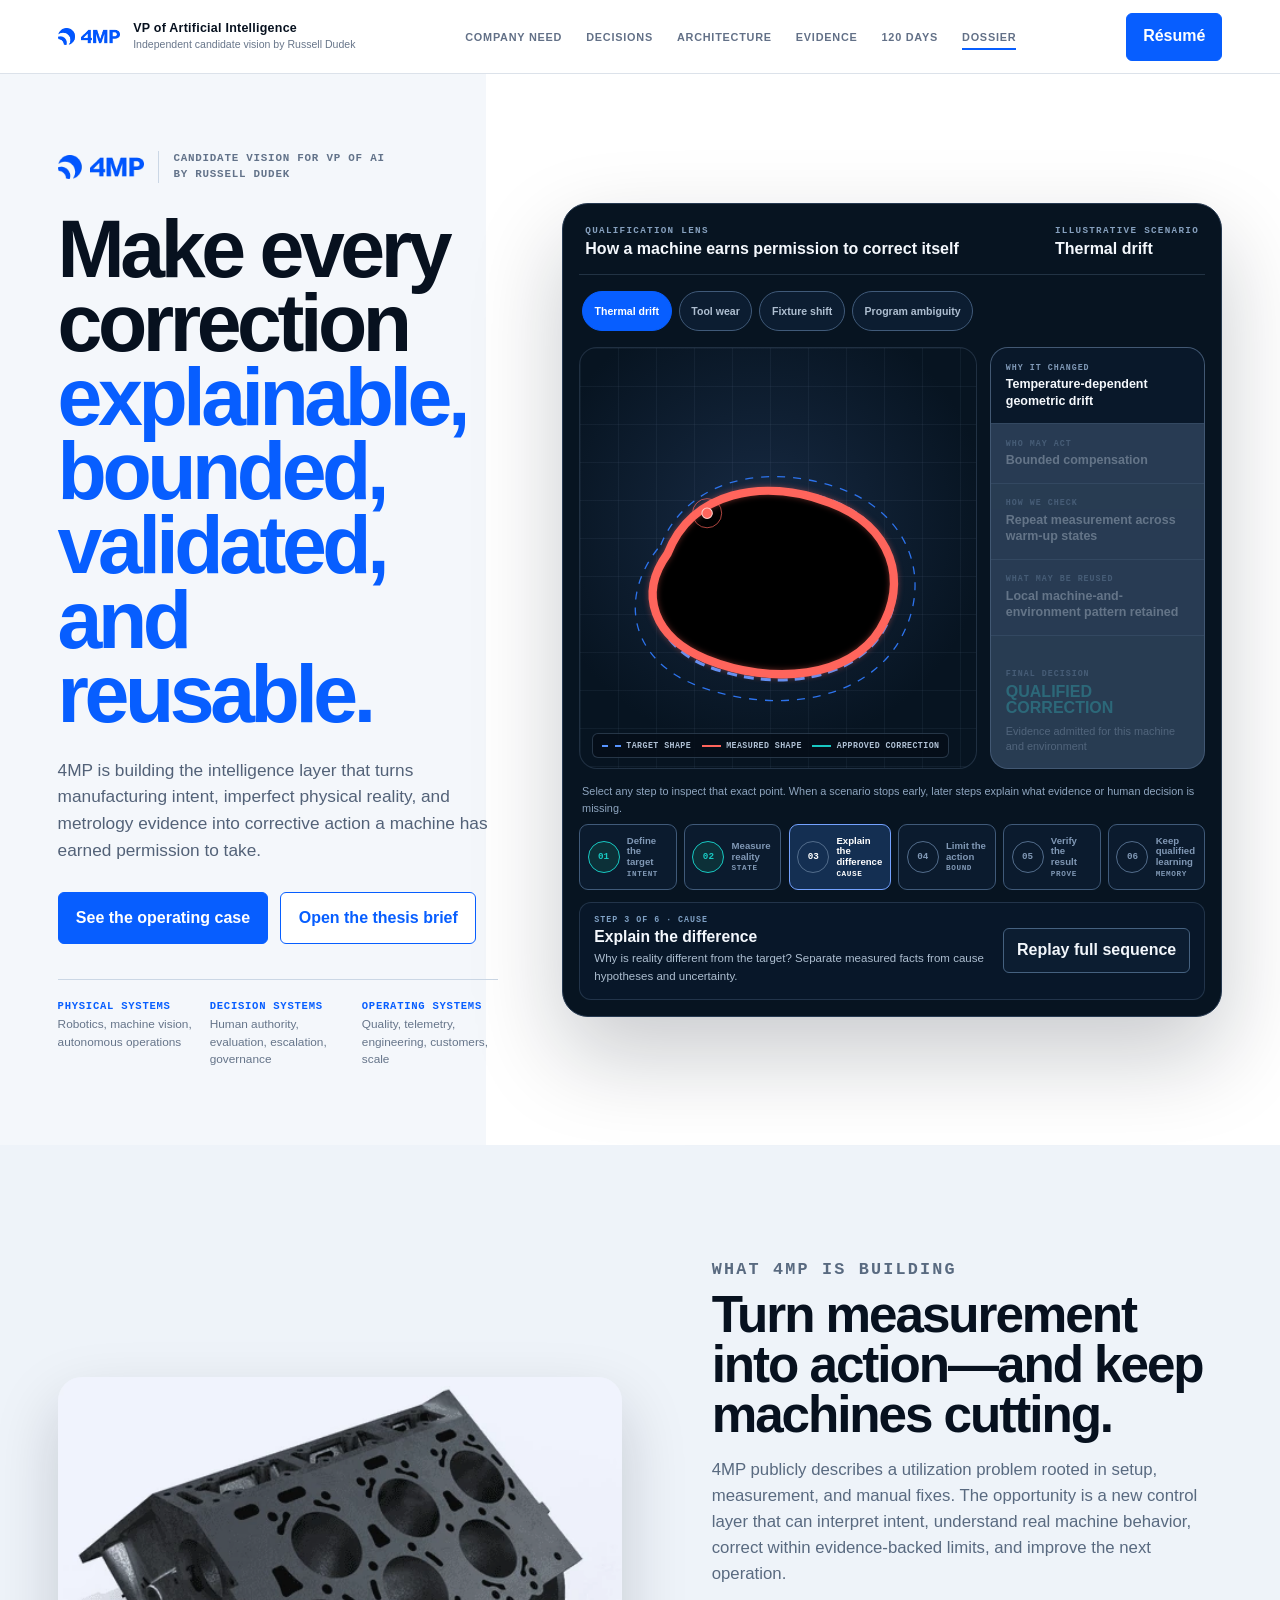
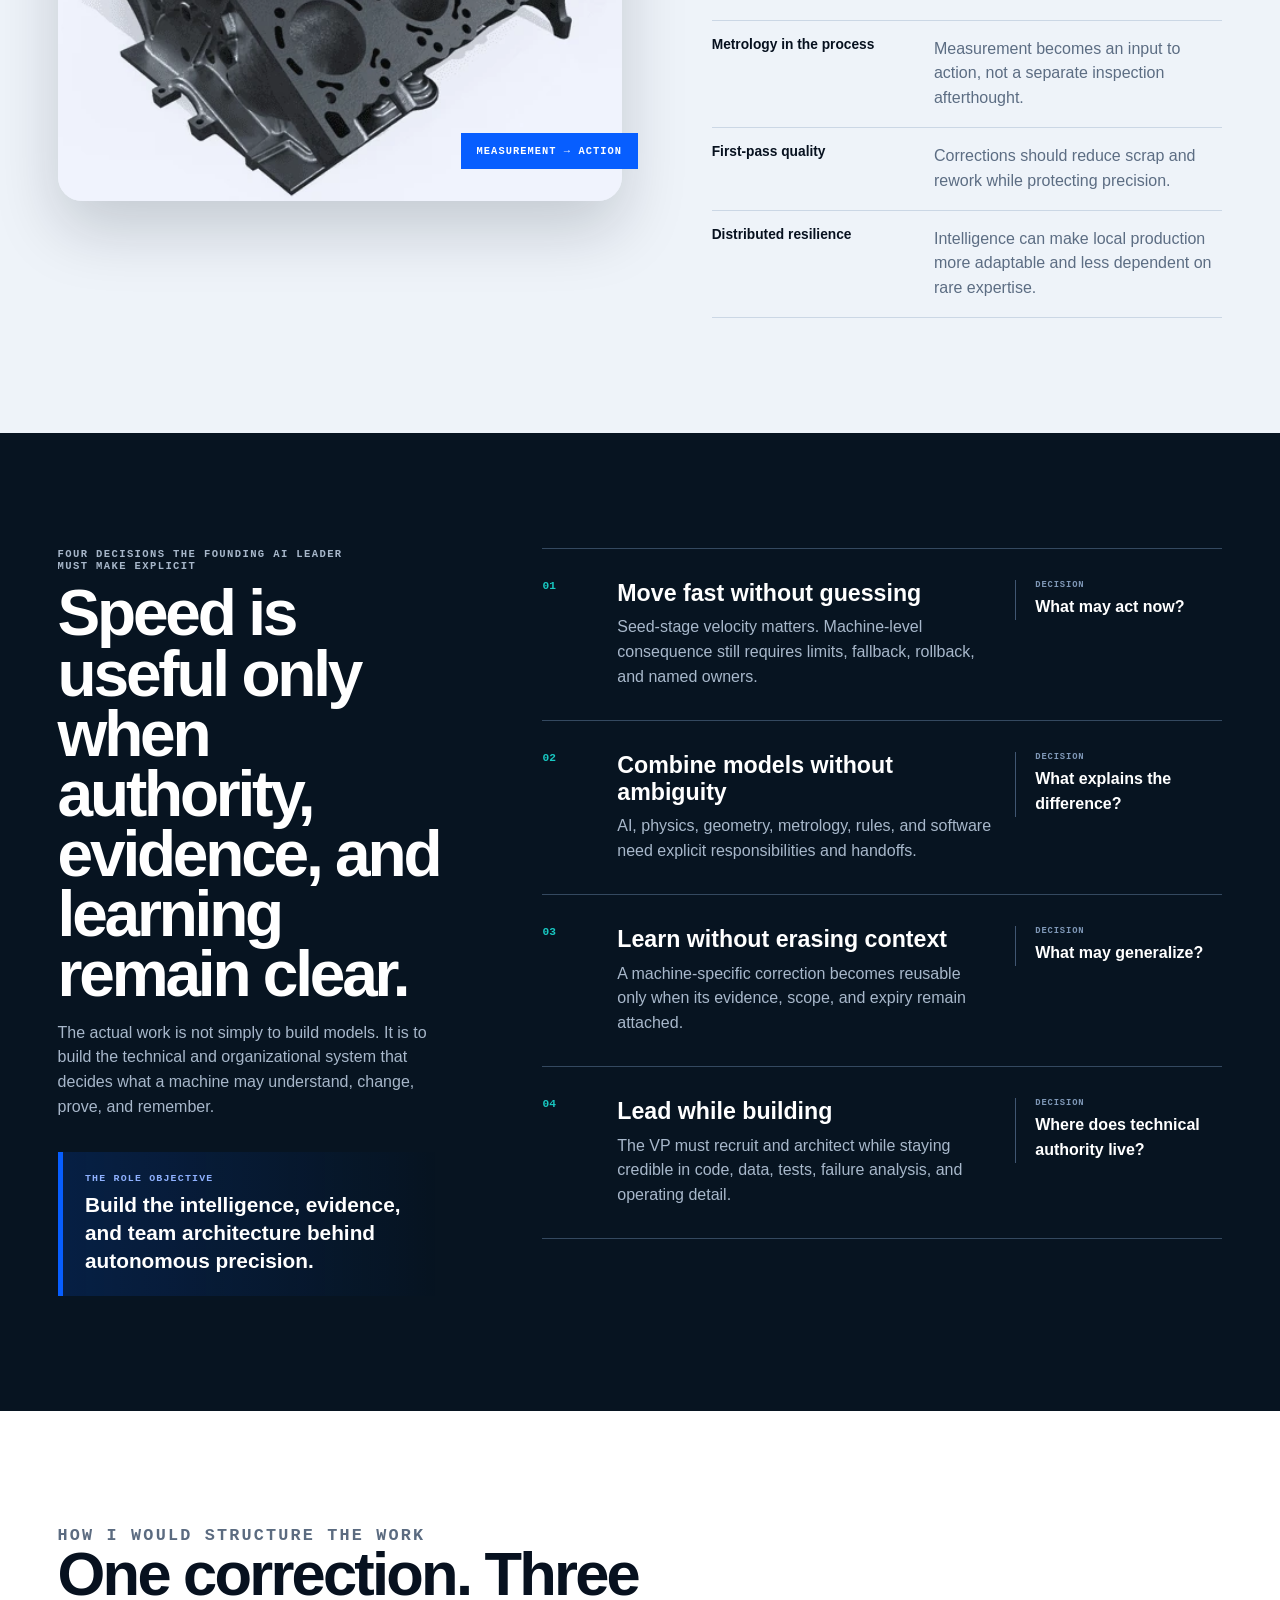
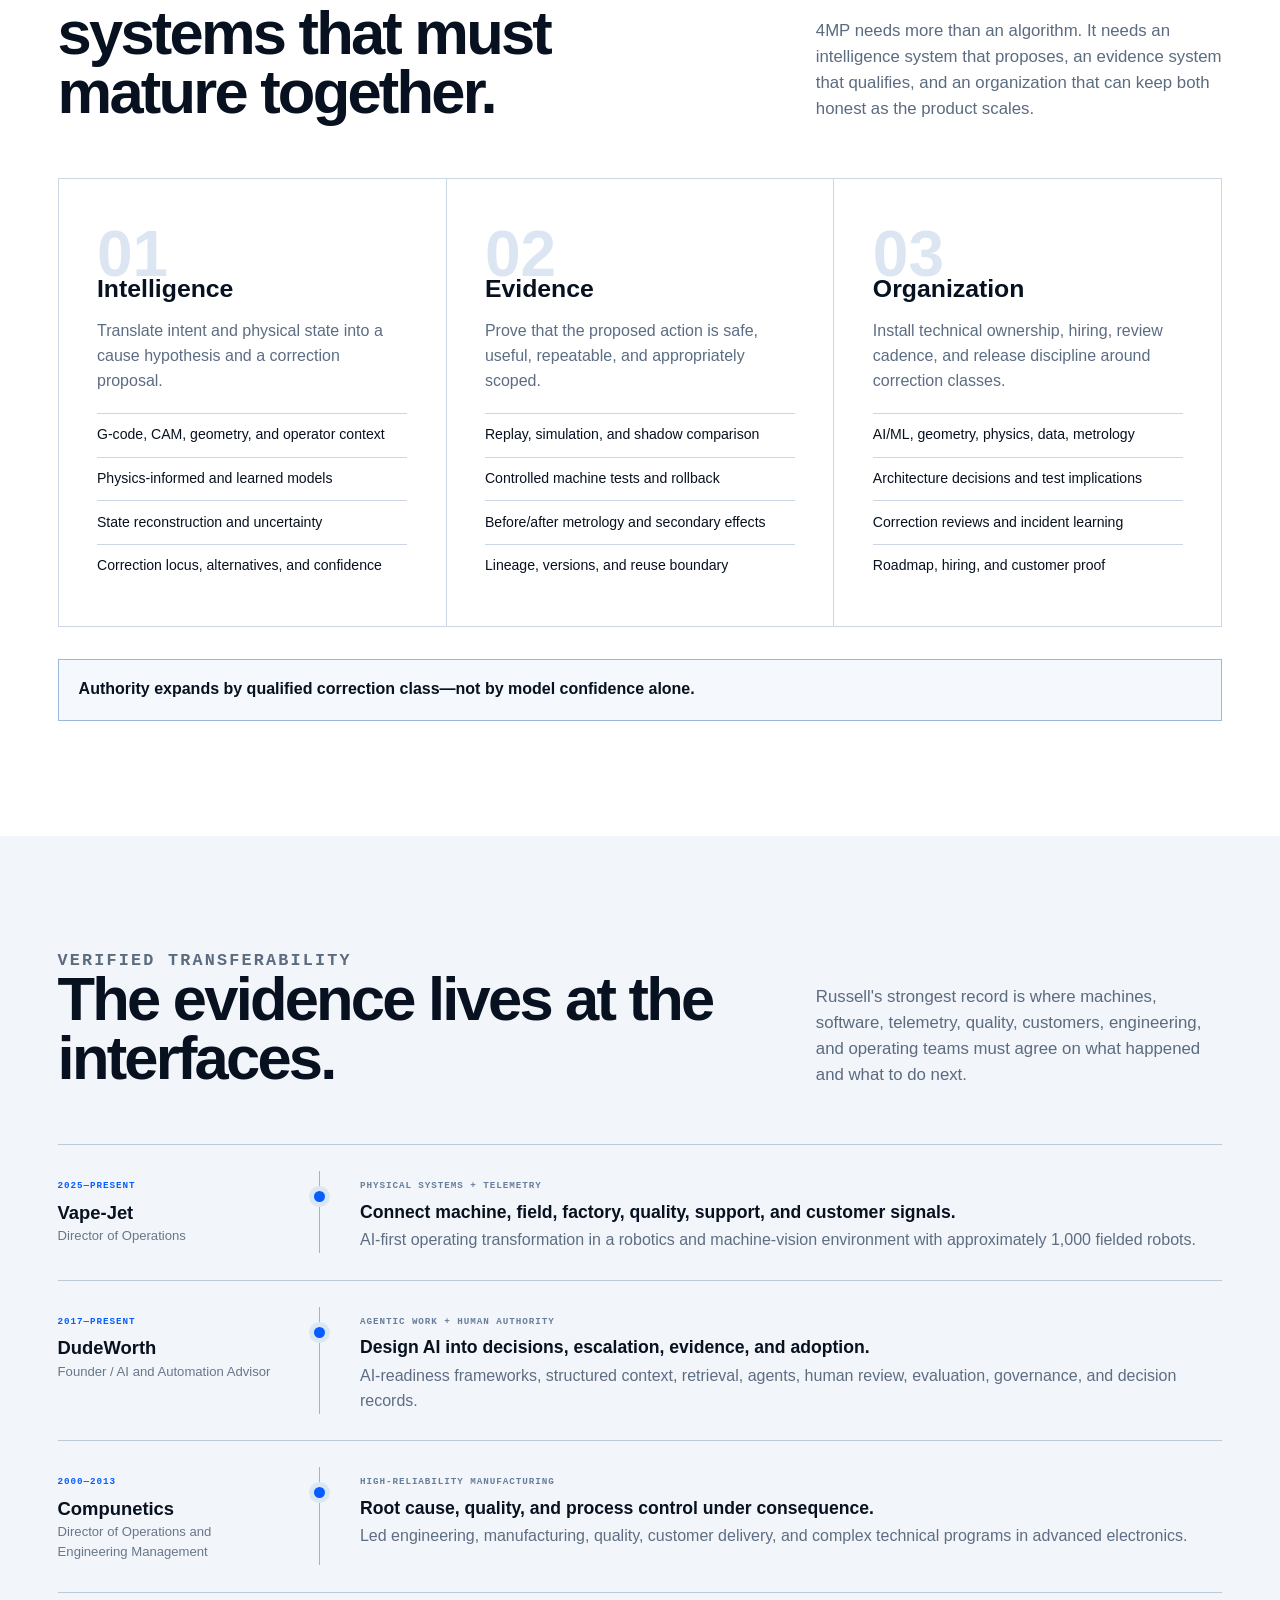
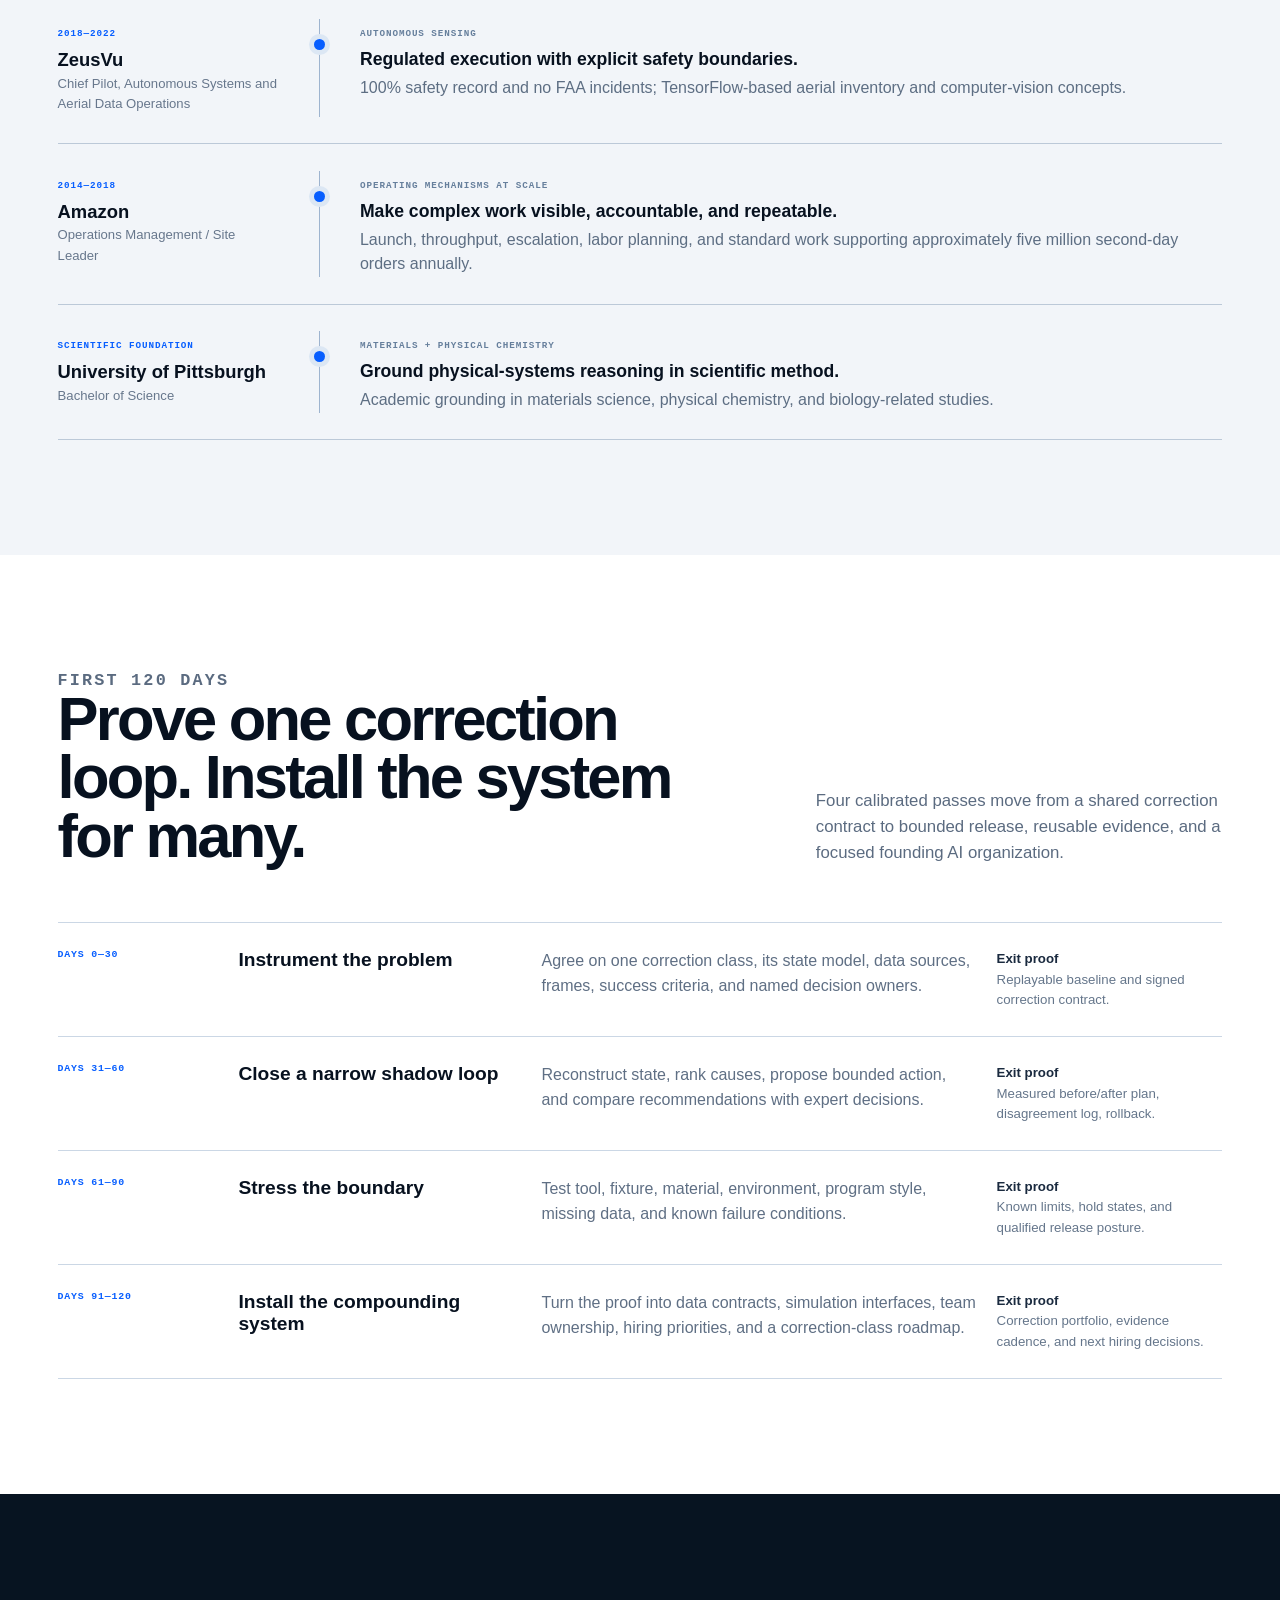
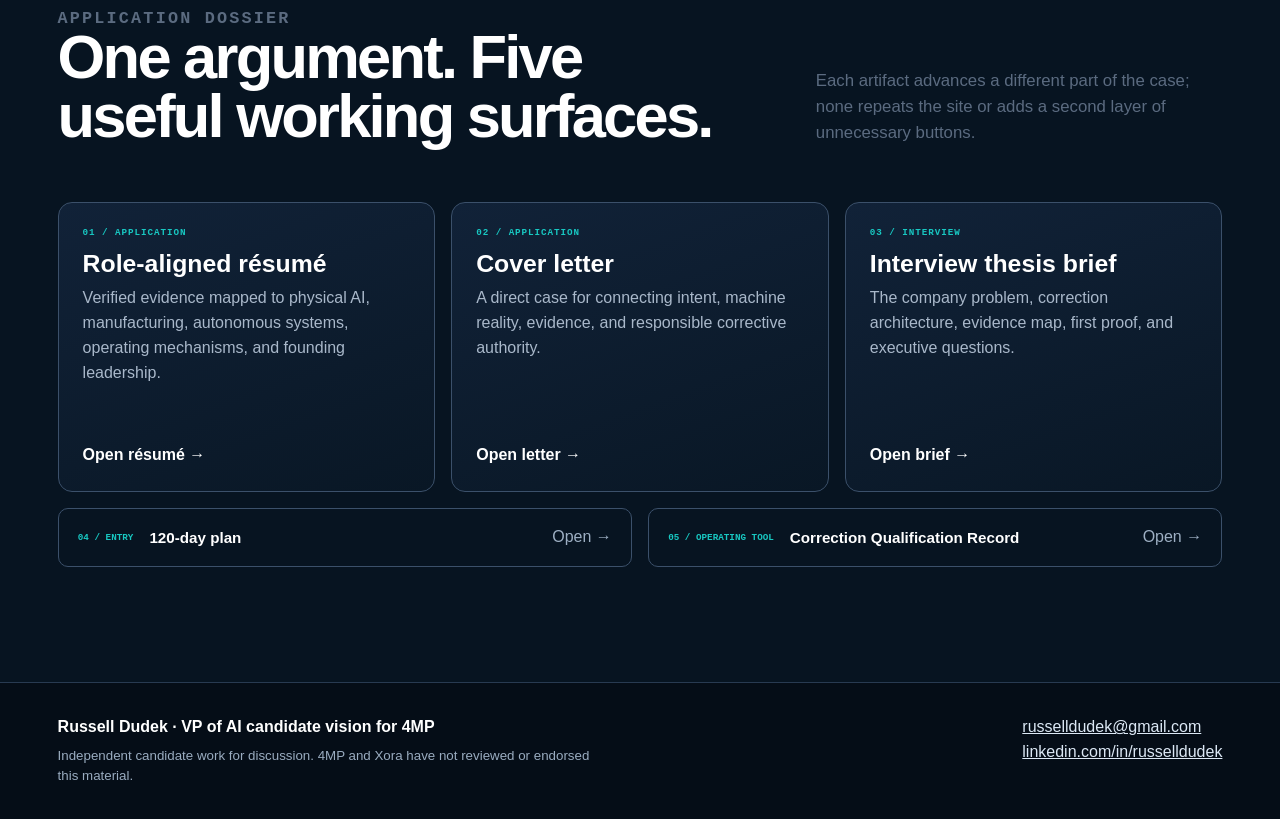
<file: index.html>
<!doctype html>
<html lang="en"><head><meta charset="utf-8"><meta name="viewport" content="width=device-width,initial-scale=1"><meta name="description" content="Independent candidate vision by Russell Dudek for VP of AI at 4MP, a Xora portfolio company."><title>Russell Dudek | VP of AI candidate vision for 4MP</title><link rel="icon" href="assets/brand/4mp-logo.webp"><link rel="stylesheet" href="brand-tokens.css"><link rel="stylesheet" href="site.css"><script src="app.js" defer></script></head><body>
<a class="skip" href="#main">Skip to content</a><header class="nav"><a class="brand" href="#main"><img src="assets/brand/4mp-logo.webp" alt="4MP"><span><b>VP of Artificial Intelligence</b><small>Independent candidate vision by Russell Dudek</small></span></a><nav class="navlinks" aria-label="Page sections"><a href="#company">Company need</a><a href="#decisions">Decisions</a><a href="#architecture">Architecture</a><a href="#evidence">Evidence</a><a href="#entry">120 days</a><a href="#dossier">Dossier</a></nav><a class="navcta" href="resume.html">Résumé</a></header>
<main id="main"><section class="hero"><div class="hero-copy"><div class="identity-line"><img src="assets/brand/4mp-logo.webp" alt="4MP"><span>Candidate vision for VP of AI<br>by Russell Dudek</span></div><h1>Make every correction <em>explainable, bounded, validated, and reusable.</em></h1><p class="hero-lede">4MP is building the intelligence layer that turns manufacturing intent, imperfect physical reality, and metrology evidence into corrective action a machine has earned permission to take.</p><div class="hero-actions"><a class="button primary" href="#company">See the operating case</a><a class="button secondary" href="interview-brief.html">Open the thesis brief</a></div><div class="proofline"><div><b>Physical systems</b><span>Robotics, machine vision, autonomous operations</span></div><div><b>Decision systems</b><span>Human authority, evaluation, escalation, governance</span></div><div><b>Operating systems</b><span>Quality, telemetry, engineering, customers, scale</span></div></div></div>
<div class="lens" id="lens" data-stage="5" data-outcome="qualified" data-terminal="true"><div class="lens-head"><div><span>Qualification Lens</span><strong>How a machine earns permission to correct itself</strong></div><div><span>Illustrative scenario</span><strong id="scenarioName">Thermal drift</strong></div></div><div class="scenario-row" aria-label="Illustrative manufacturing scenarios"><button class="scenario" data-scenario="thermal" aria-pressed="true">Thermal drift</button><button class="scenario" data-scenario="wear" aria-pressed="false">Tool wear</button><button class="scenario" data-scenario="fixture" aria-pressed="false">Fixture shift</button><button class="scenario" data-scenario="program" aria-pressed="false">Program ambiguity</button></div><div class="lens-grid"><div class="lens-canvas"><svg class="lens-svg" viewBox="0 0 760 520" role="img" aria-labelledby="lensTitle lensDesc"><title id="lensTitle">Thermal drift correction qualification</title><desc id="lensDesc">The intended shape is compared with the measured shape. The difference is explained, the correction is limited, the result is verified, and only qualified learning is retained.</desc><defs><marker id="arrow" viewBox="0 0 10 10" refX="8" refY="5" markerWidth="5" markerHeight="5" orient="auto"><path d="M0 0L10 5L0 10Z" fill="#18c8c2"/></marker></defs><path class="tolerance" d="M155 235C205 113 347 76 492 124C628 169 680 296 616 414C548 538 368 562 220 503C100 455 69 337 155 235Z"/><path class="tolerance" d="M194 259C235 169 355 139 462 172C560 202 601 295 558 382C510 474 380 494 271 453C181 419 150 340 194 259Z"/><path class="intent" d="M175 245C215 140 345 105 470 145C585 182 635 285 590 385C540 492 385 520 250 470C145 432 112 330 175 245Z"/><path id="measuredShadow" class="measured-shadow" d="M168 252C214 133 350 105 480 154C600 199 632 306 576 397C520 489 370 506 242 454C142 413 111 330 168 252Z"/><path id="measuredContour" class="measured" d="M168 252C214 133 350 105 480 154C600 199 632 306 576 397C520 489 370 506 242 454C142 413 111 330 168 252Z"/><circle id="focus" class="focus" cx="244" cy="174" r="10"/><circle id="focusRing" class="focus-ring" cx="244" cy="174" r="28"/><line id="sweep" class="sweep" x1="105" y1="110" x2="655" y2="110"/><g><path class="authority" d="M205 118V430M190 118H225M190 430H225"/><path class="authority" d="M555 118V430M535 118H570M535 430H570"/><text class="authority-label" x="380" y="108" text-anchor="middle">PERMITTED INTERVENTION WINDOW</text></g><g id="deltas"><line class="delta" data-delta="0" marker-end="url(#arrow)" x1="222" y1="166" x2="238" y2="205"/><line class="delta" data-delta="1" marker-end="url(#arrow)" x1="465" y1="154" x2="454" y2="190"/><line class="delta" data-delta="2" marker-end="url(#arrow)" x1="590" y1="302" x2="552" y2="304"/><line class="delta" data-delta="3" marker-end="url(#arrow)" x1="248" y1="454" x2="266" y2="420"/></g><path class="qualified" d="M175 245C215 140 345 105 470 145C585 182 635 285 590 385C540 492 385 520 250 470C145 432 112 330 175 245Z"/><g class="proof-mark" transform="translate(585 420)"><circle r="27"/><path d="M-11 0l8 9 16-20"/></g></svg><div class="lens-legend"><span><i class="legend-target"></i>Target shape</span><span><i class="legend-measured"></i>Measured shape</span><span><i class="legend-approved"></i>Approved correction</span></div></div><aside class="ledger"><div class="ledger-row" data-ledger="cause"><span>Why it changed</span><strong id="causeText">Temperature-dependent geometric drift</strong></div><div class="ledger-row" data-ledger="authority"><span>Who may act</span><strong id="authorityText">Bounded compensation</strong></div><div class="ledger-row" data-ledger="proof"><span>How we check</span><strong id="proofText">Repeat measurement across warm-up states</strong></div><div class="ledger-row" data-ledger="memory"><span>What may be reused</span><strong id="memoryText">Local machine-and-environment pattern retained</strong></div><div class="ledger-final"><span>Final decision</span><strong id="outcomeText">QUALIFIED CORRECTION</strong><small id="outcomeDetail">Evidence admitted for this machine and environment</small></div></aside></div><p class="stage-note">Select any step to inspect that exact point. When a scenario stops early, later steps explain what evidence or human decision is missing.</p><ol class="stage-rail" aria-label="Correction qualification steps"></ol><div class="stage-explainer"><div><span id="stageKicker">STEP 6 OF 6 · MEMORY</span><strong id="stageTitle">Keep qualified learning</strong><p id="stageDescription">Only a proven correction is retained, with the machine, tool, material, operation, and environment where it is valid.</p></div><button class="ghost" type="button" id="replay">Replay full sequence</button></div></div></section>
<section class="company-band" id="company"><div class="section company-grid"><div class="company-media"><img src="assets/brand/4mp-autonomous-correction-part.webp" alt="Official 4MP visual of a machined part used to explain autonomous CNC self-correction"></div><div class="company-copy"><p class="label">What 4MP is building</p><blockquote>Turn measurement into action—and keep machines cutting.</blockquote><p>4MP publicly describes a utilization problem rooted in setup, measurement, and manual fixes. The opportunity is a new control layer that can interpret intent, understand real machine behavior, correct within evidence-backed limits, and improve the next operation.</p><div class="public-promises"><div><b>Metrology in the process</b><span>Measurement becomes an input to action, not a separate inspection afterthought.</span></div><div><b>First-pass quality</b><span>Corrections should reduce scrap and rework while protecting precision.</span></div><div><b>Distributed resilience</b><span>Intelligence can make local production more adaptable and less dependent on rare expertise.</span></div></div></div></div></section>
<section class="decision-section" id="decisions"><div class="section decision-layout"><div class="decision-statement"><p class="label">Four decisions the founding AI leader must make explicit</p><h2>Speed is useful only when authority, evidence, and learning remain clear.</h2><p>The actual work is not simply to build models. It is to build the technical and organizational system that decides what a machine may understand, change, prove, and remember.</p><div class="actual-work"><span>The role objective</span><strong>Build the intelligence, evidence, and team architecture behind autonomous precision.</strong></div></div><div class="decision-list"><article class="decision-item"><span>01</span><div><h3>Move fast without guessing</h3><p>Seed-stage velocity matters. Machine-level consequence still requires limits, fallback, rollback, and named owners.</p></div><div class="decision-question"><small>Decision</small>What may act now?</div></article><article class="decision-item"><span>02</span><div><h3>Combine models without ambiguity</h3><p>AI, physics, geometry, metrology, rules, and software need explicit responsibilities and handoffs.</p></div><div class="decision-question"><small>Decision</small>What explains the difference?</div></article><article class="decision-item"><span>03</span><div><h3>Learn without erasing context</h3><p>A machine-specific correction becomes reusable only when its evidence, scope, and expiry remain attached.</p></div><div class="decision-question"><small>Decision</small>What may generalize?</div></article><article class="decision-item"><span>04</span><div><h3>Lead while building</h3><p>The VP must recruit and architect while staying credible in code, data, tests, failure analysis, and operating detail.</p></div><div class="decision-question"><small>Decision</small>Where does technical authority live?</div></article></div></div></section>
<section class="section architecture" id="architecture"><div class="section-heading"><div><p class="label">How I would structure the work</p><h2>One correction. Three systems that must mature together.</h2></div><p>4MP needs more than an algorithm. It needs an intelligence system that proposes, an evidence system that qualifies, and an organization that can keep both honest as the product scales.</p></div><div class="architecture-grid"><article class="architecture-column"><span>01</span><h3>Intelligence</h3><p>Translate intent and physical state into a cause hypothesis and a correction proposal.</p><ul><li>G-code, CAM, geometry, and operator context</li><li>Physics-informed and learned models</li><li>State reconstruction and uncertainty</li><li>Correction locus, alternatives, and confidence</li></ul></article><article class="architecture-column"><span>02</span><h3>Evidence</h3><p>Prove that the proposed action is safe, useful, repeatable, and appropriately scoped.</p><ul><li>Replay, simulation, and shadow comparison</li><li>Controlled machine tests and rollback</li><li>Before/after metrology and secondary effects</li><li>Lineage, versions, and reuse boundary</li></ul></article><article class="architecture-column"><span>03</span><h3>Organization</h3><p>Install technical ownership, hiring, review cadence, and release discipline around correction classes.</p><ul><li>AI/ML, geometry, physics, data, metrology</li><li>Architecture decisions and test implications</li><li>Correction reviews and incident learning</li><li>Roadmap, hiring, and customer proof</li></ul></article></div><div class="architecture-rule">Authority expands by qualified correction class—not by model confidence alone.</div></section>
<section class="evidence-section" id="evidence"><div class="section"><div class="section-heading"><div><p class="label">Verified transferability</p><h2>The evidence lives at the interfaces.</h2></div><p>Russell's strongest record is where machines, software, telemetry, quality, customers, engineering, and operating teams must agree on what happened and what to do next.</p></div><div class="evidence-trace"><article class="evidence-row"><div class="evidence-role"><time>2025—PRESENT</time><h3>Vape-Jet</h3><p>Director of Operations</p></div><div class="evidence-link"></div><div class="evidence-cap"><span>PHYSICAL SYSTEMS + TELEMETRY</span><h4>Connect machine, field, factory, quality, support, and customer signals.</h4><p>AI-first operating transformation in a robotics and machine-vision environment with approximately 1,000 fielded robots.</p></div></article><article class="evidence-row"><div class="evidence-role"><time>2017—PRESENT</time><h3>DudeWorth</h3><p>Founder / AI and Automation Advisor</p></div><div class="evidence-link"></div><div class="evidence-cap"><span>AGENTIC WORK + HUMAN AUTHORITY</span><h4>Design AI into decisions, escalation, evidence, and adoption.</h4><p>AI-readiness frameworks, structured context, retrieval, agents, human review, evaluation, governance, and decision records.</p></div></article><article class="evidence-row"><div class="evidence-role"><time>2000—2013</time><h3>Compunetics</h3><p>Director of Operations and Engineering Management</p></div><div class="evidence-link"></div><div class="evidence-cap"><span>HIGH-RELIABILITY MANUFACTURING</span><h4>Root cause, quality, and process control under consequence.</h4><p>Led engineering, manufacturing, quality, customer delivery, and complex technical programs in advanced electronics.</p></div></article><article class="evidence-row"><div class="evidence-role"><time>2018—2022</time><h3>ZeusVu</h3><p>Chief Pilot, Autonomous Systems and Aerial Data Operations</p></div><div class="evidence-link"></div><div class="evidence-cap"><span>AUTONOMOUS SENSING</span><h4>Regulated execution with explicit safety boundaries.</h4><p>100% safety record and no FAA incidents; TensorFlow-based aerial inventory and computer-vision concepts.</p></div></article><article class="evidence-row"><div class="evidence-role"><time>2014—2018</time><h3>Amazon</h3><p>Operations Management / Site Leader</p></div><div class="evidence-link"></div><div class="evidence-cap"><span>OPERATING MECHANISMS AT SCALE</span><h4>Make complex work visible, accountable, and repeatable.</h4><p>Launch, throughput, escalation, labor planning, and standard work supporting approximately five million second-day orders annually.</p></div></article><article class="evidence-row"><div class="evidence-role"><time>SCIENTIFIC FOUNDATION</time><h3>University of Pittsburgh</h3><p>Bachelor of Science</p></div><div class="evidence-link"></div><div class="evidence-cap"><span>MATERIALS + PHYSICAL CHEMISTRY</span><h4>Ground physical-systems reasoning in scientific method.</h4><p>Academic grounding in materials science, physical chemistry, and biology-related studies.</p></div></article></div></div></section>
<section class="section" id="entry"><div class="section-heading"><div><p class="label">First 120 days</p><h2>Prove one correction loop. Install the system for many.</h2></div><p>Four calibrated passes move from a shared correction contract to bounded release, reusable evidence, and a focused founding AI organization.</p></div><div class="entry-grid"><article class="entry-row"><span>DAYS 0—30</span><h3>Instrument the problem</h3><p>Agree on one correction class, its state model, data sources, frames, success criteria, and named decision owners.</p><div class="entry-proof"><b>Exit proof</b><span>Replayable baseline and signed correction contract.</span></div></article><article class="entry-row"><span>DAYS 31—60</span><h3>Close a narrow shadow loop</h3><p>Reconstruct state, rank causes, propose bounded action, and compare recommendations with expert decisions.</p><div class="entry-proof"><b>Exit proof</b><span>Measured before/after plan, disagreement log, rollback.</span></div></article><article class="entry-row"><span>DAYS 61—90</span><h3>Stress the boundary</h3><p>Test tool, fixture, material, environment, program style, missing data, and known failure conditions.</p><div class="entry-proof"><b>Exit proof</b><span>Known limits, hold states, and qualified release posture.</span></div></article><article class="entry-row"><span>DAYS 91—120</span><h3>Install the compounding system</h3><p>Turn the proof into data contracts, simulation interfaces, team ownership, hiring priorities, and a correction-class roadmap.</p><div class="entry-proof"><b>Exit proof</b><span>Correction portfolio, evidence cadence, and next hiring decisions.</span></div></article></div></section>
<section class="dossier" id="dossier"><div class="section"><div class="section-heading"><div><p class="label">Application dossier</p><h2>One argument. Five useful working surfaces.</h2></div><p>Each artifact advances a different part of the case; none repeats the site or adds a second layer of unnecessary buttons.</p></div><div class="dossier-primary"><a class="doc-card" href="resume.html"><span>01 / APPLICATION</span><h3>Role-aligned résumé</h3><p>Verified evidence mapped to physical AI, manufacturing, autonomous systems, operating mechanisms, and founding leadership.</p><b>Open résumé →</b></a><a class="doc-card" href="cover-letter.html"><span>02 / APPLICATION</span><h3>Cover letter</h3><p>A direct case for connecting intent, machine reality, evidence, and responsible corrective authority.</p><b>Open letter →</b></a><a class="doc-card" href="interview-brief.html"><span>03 / INTERVIEW</span><h3>Interview thesis brief</h3><p>The company problem, correction architecture, evidence map, first proof, and executive questions.</p><b>Open brief →</b></a></div><div class="dossier-support"><a class="support-link" href="120-day-plan.html"><i>04 / ENTRY</i><strong>120-day plan</strong><span>Open →</span></a><a class="support-link" href="correction-qualification.html"><i>05 / OPERATING TOOL</i><strong>Correction Qualification Record</strong><span>Open →</span></a></div></div></section></main>
<footer class="site-footer"><div><strong>Russell Dudek · VP of AI candidate vision for 4MP</strong><small>Independent candidate work for discussion. 4MP and Xora have not reviewed or endorsed this material.</small></div><div><a href="mailto:russelldudek@gmail.com">russelldudek@gmail.com</a><br><a href="https://www.linkedin.com/in/russelldudek">linkedin.com/in/russelldudek</a></div></footer></body></html>
</file>
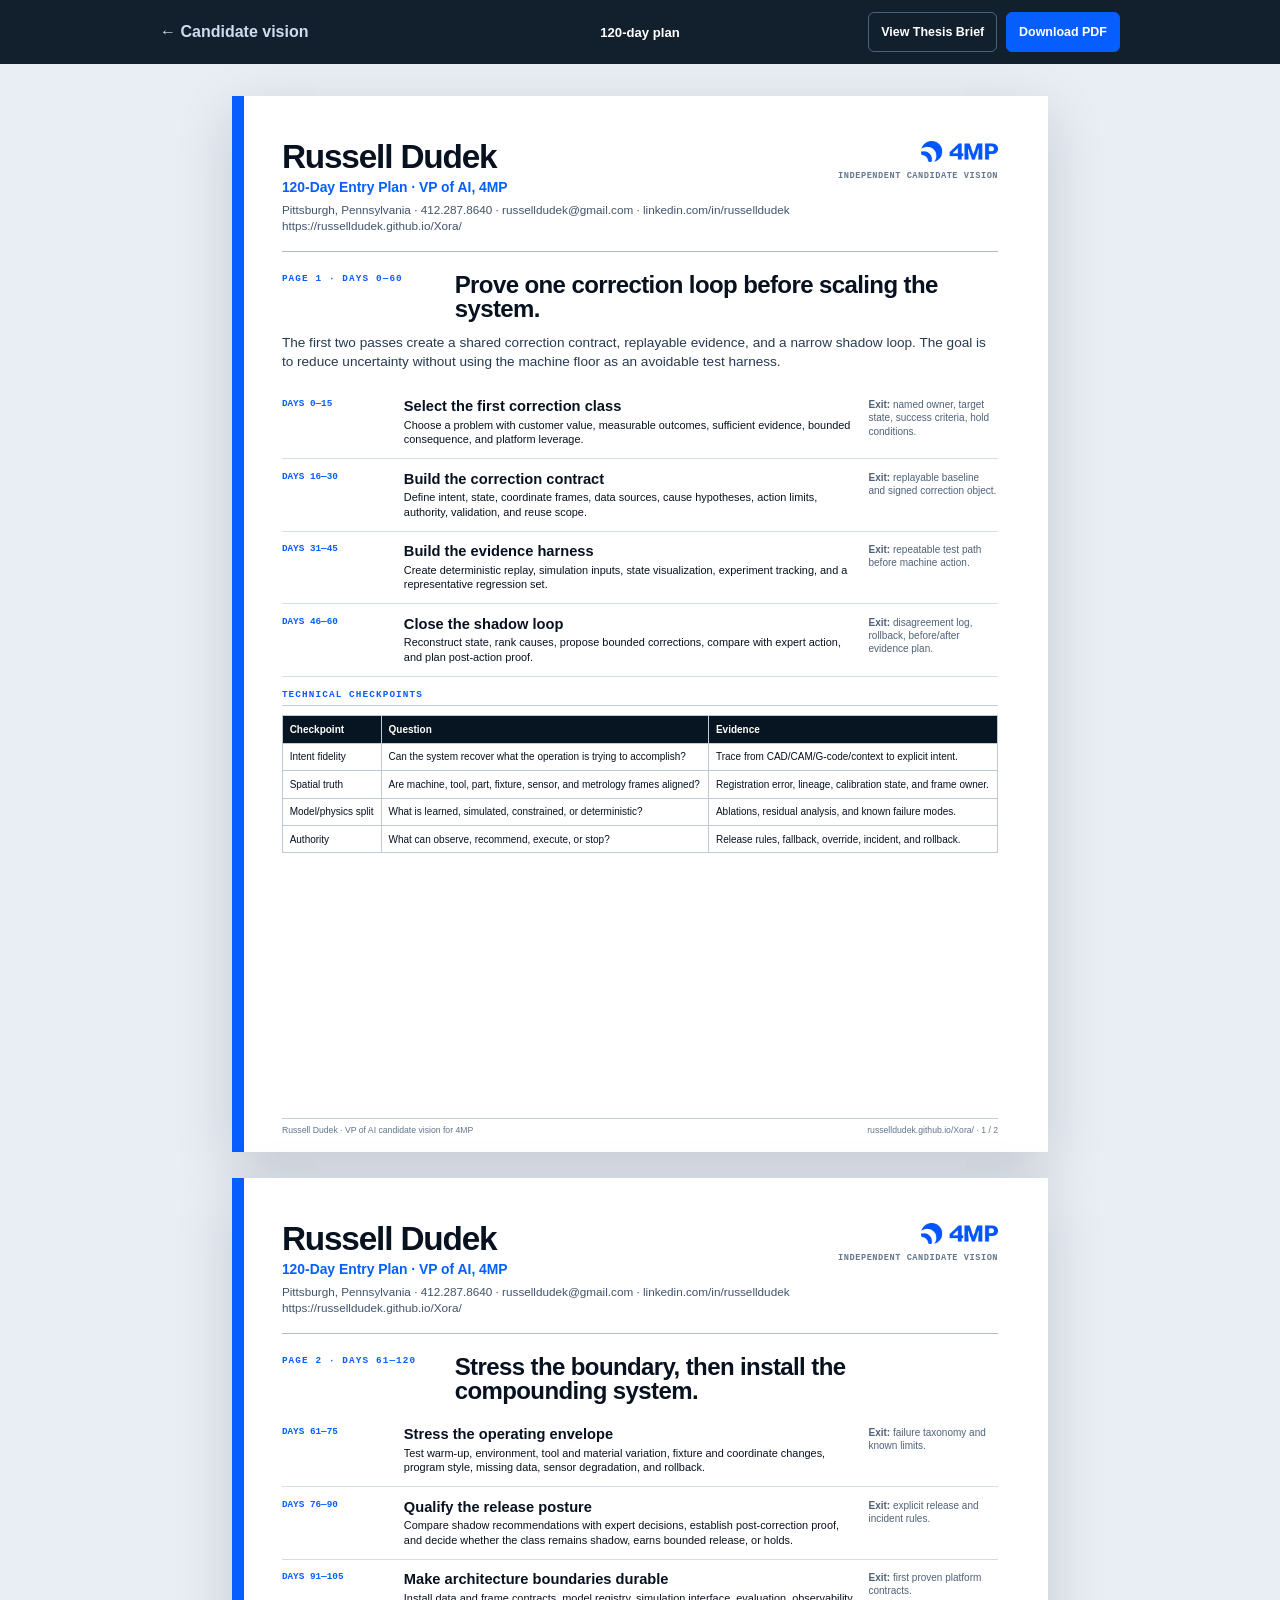
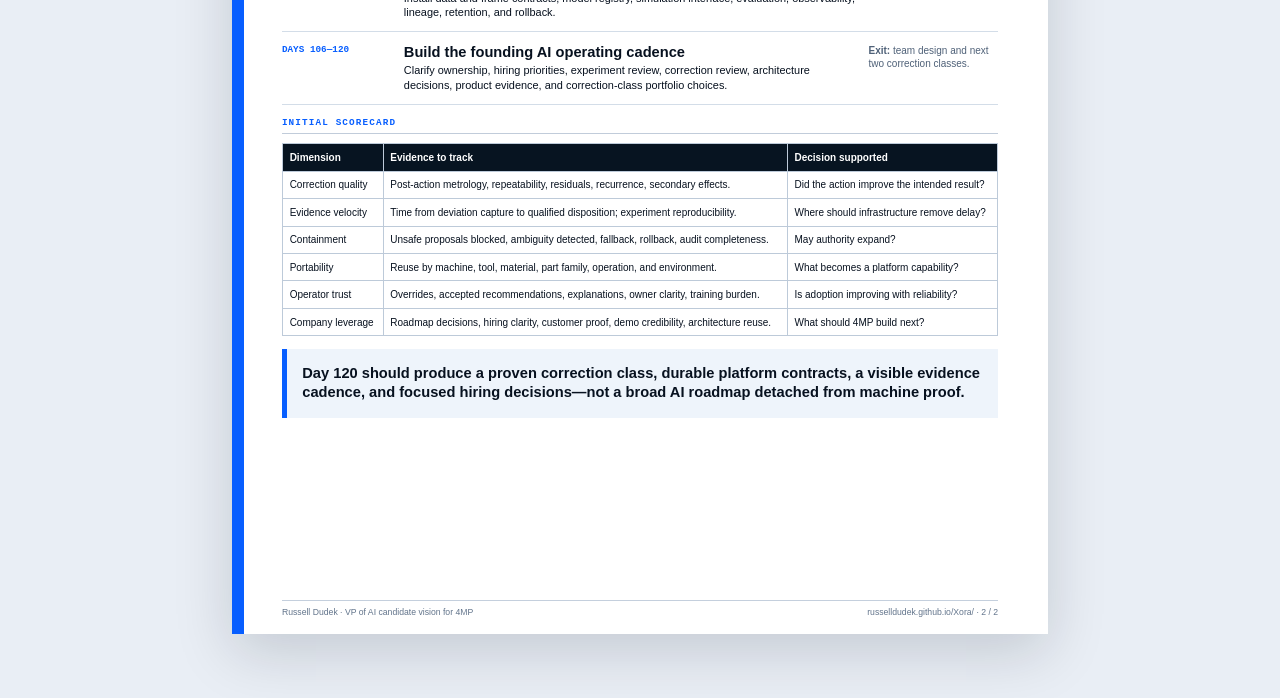
<file: 120-day-plan.html>
<!doctype html><html lang="en"><head><meta charset="utf-8"><meta name="viewport" content="width=device-width,initial-scale=1"><title>Russell Dudek | 120-day plan | 4MP</title><link rel="stylesheet" href="document.css"><link rel="stylesheet" href="document-print.css"></head><body><nav class="doc-nav"><a href="index.html">← Candidate vision</a><strong>120-day plan</strong><div class="doc-actions"><a href="interview-brief.html">View Thesis Brief</a><a class="primary" href="docs/Russell-Dudek-4MP-120-Day-Plan.pdf" download>Download PDF</a></div></nav><main class="sheet-stack"><section class="sheet"><header class="doc-head"><div><h1>Russell Dudek</h1><div class="identity">120-Day Entry Plan · VP of AI, 4MP</div><div class="contact">Pittsburgh, Pennsylvania · 412.287.8640 · russelldudek@gmail.com · linkedin.com/in/russelldudek<br>https://russelldudek.github.io/Xora/</div></div><div class="employer"><img src="assets/brand/4mp-logo.webp" alt="4MP"><span>Independent candidate vision</span></div></header><div class="doc-title"><span>PAGE 1 · DAYS 0—60</span><h2>Prove one correction loop before scaling the system.</h2></div><p class="lead">The first two passes create a shared correction contract, replayable evidence, and a narrow shadow loop. The goal is to reduce uncertainty without using the machine floor as an avoidable test harness.</p><div class="phase"><time>DAYS 0—15</time><div><h3>Select the first correction class</h3><p>Choose a problem with customer value, measurable outcomes, sufficient evidence, bounded consequence, and platform leverage.</p></div><aside><strong>Exit:</strong> named owner, target state, success criteria, hold conditions.</aside></div><div class="phase"><time>DAYS 16—30</time><div><h3>Build the correction contract</h3><p>Define intent, state, coordinate frames, data sources, cause hypotheses, action limits, authority, validation, and reuse scope.</p></div><aside><strong>Exit:</strong> replayable baseline and signed correction object.</aside></div><div class="phase"><time>DAYS 31—45</time><div><h3>Build the evidence harness</h3><p>Create deterministic replay, simulation inputs, state visualization, experiment tracking, and a representative regression set.</p></div><aside><strong>Exit:</strong> repeatable test path before machine action.</aside></div><div class="phase"><time>DAYS 46—60</time><div><h3>Close the shadow loop</h3><p>Reconstruct state, rank causes, propose bounded corrections, compare with expert action, and plan post-action proof.</p></div><aside><strong>Exit:</strong> disagreement log, rollback, before/after evidence plan.</aside></div><div class="section-title">Technical checkpoints</div><table class="score-table"><thead><tr><th>Checkpoint</th><th>Question</th><th>Evidence</th></tr></thead><tbody><tr><td>Intent fidelity</td><td>Can the system recover what the operation is trying to accomplish?</td><td>Trace from CAD/CAM/G-code/context to explicit intent.</td></tr><tr><td>Spatial truth</td><td>Are machine, tool, part, fixture, sensor, and metrology frames aligned?</td><td>Registration error, lineage, calibration state, and frame owner.</td></tr><tr><td>Model/physics split</td><td>What is learned, simulated, constrained, or deterministic?</td><td>Ablations, residual analysis, and known failure modes.</td></tr><tr><td>Authority</td><td>What can observe, recommend, execute, or stop?</td><td>Release rules, fallback, override, incident, and rollback.</td></tr></tbody></table><footer class="page-foot"><span>Russell Dudek · VP of AI candidate vision for 4MP</span><span>russelldudek.github.io/Xora/ · 1 / 2</span></footer></section><section class="sheet"><header class="doc-head"><div><h1>Russell Dudek</h1><div class="identity">120-Day Entry Plan · VP of AI, 4MP</div><div class="contact">Pittsburgh, Pennsylvania · 412.287.8640 · russelldudek@gmail.com · linkedin.com/in/russelldudek<br>https://russelldudek.github.io/Xora/</div></div><div class="employer"><img src="assets/brand/4mp-logo.webp" alt="4MP"><span>Independent candidate vision</span></div></header><div class="doc-title"><span>PAGE 2 · DAYS 61—120</span><h2>Stress the boundary, then install the compounding system.</h2></div><div class="phase"><time>DAYS 61—75</time><div><h3>Stress the operating envelope</h3><p>Test warm-up, environment, tool and material variation, fixture and coordinate changes, program style, missing data, sensor degradation, and rollback.</p></div><aside><strong>Exit:</strong> failure taxonomy and known limits.</aside></div><div class="phase"><time>DAYS 76—90</time><div><h3>Qualify the release posture</h3><p>Compare shadow recommendations with expert decisions, establish post-correction proof, and decide whether the class remains shadow, earns bounded release, or holds.</p></div><aside><strong>Exit:</strong> explicit release and incident rules.</aside></div><div class="phase"><time>DAYS 91—105</time><div><h3>Make architecture boundaries durable</h3><p>Install data and frame contracts, model registry, simulation interface, evaluation, observability, lineage, retention, and rollback.</p></div><aside><strong>Exit:</strong> first proven platform contracts.</aside></div><div class="phase"><time>DAYS 106—120</time><div><h3>Build the founding AI operating cadence</h3><p>Clarify ownership, hiring priorities, experiment review, correction review, architecture decisions, product evidence, and correction-class portfolio choices.</p></div><aside><strong>Exit:</strong> team design and next two correction classes.</aside></div><div class="section-title">Initial scorecard</div><table class="score-table"><thead><tr><th>Dimension</th><th>Evidence to track</th><th>Decision supported</th></tr></thead><tbody><tr><td>Correction quality</td><td>Post-action metrology, repeatability, residuals, recurrence, secondary effects.</td><td>Did the action improve the intended result?</td></tr><tr><td>Evidence velocity</td><td>Time from deviation capture to qualified disposition; experiment reproducibility.</td><td>Where should infrastructure remove delay?</td></tr><tr><td>Containment</td><td>Unsafe proposals blocked, ambiguity detected, fallback, rollback, audit completeness.</td><td>May authority expand?</td></tr><tr><td>Portability</td><td>Reuse by machine, tool, material, part family, operation, and environment.</td><td>What becomes a platform capability?</td></tr><tr><td>Operator trust</td><td>Overrides, accepted recommendations, explanations, owner clarity, training burden.</td><td>Is adoption improving with reliability?</td></tr><tr><td>Company leverage</td><td>Roadmap decisions, hiring clarity, customer proof, demo credibility, architecture reuse.</td><td>What should 4MP build next?</td></tr></tbody></table><div class="big-rule">Day 120 should produce a proven correction class, durable platform contracts, a visible evidence cadence, and focused hiring decisions—not a broad AI roadmap detached from machine proof.</div><footer class="page-foot"><span>Russell Dudek · VP of AI candidate vision for 4MP</span><span>russelldudek.github.io/Xora/ · 2 / 2</span></footer></section></main></body></html>
</file>
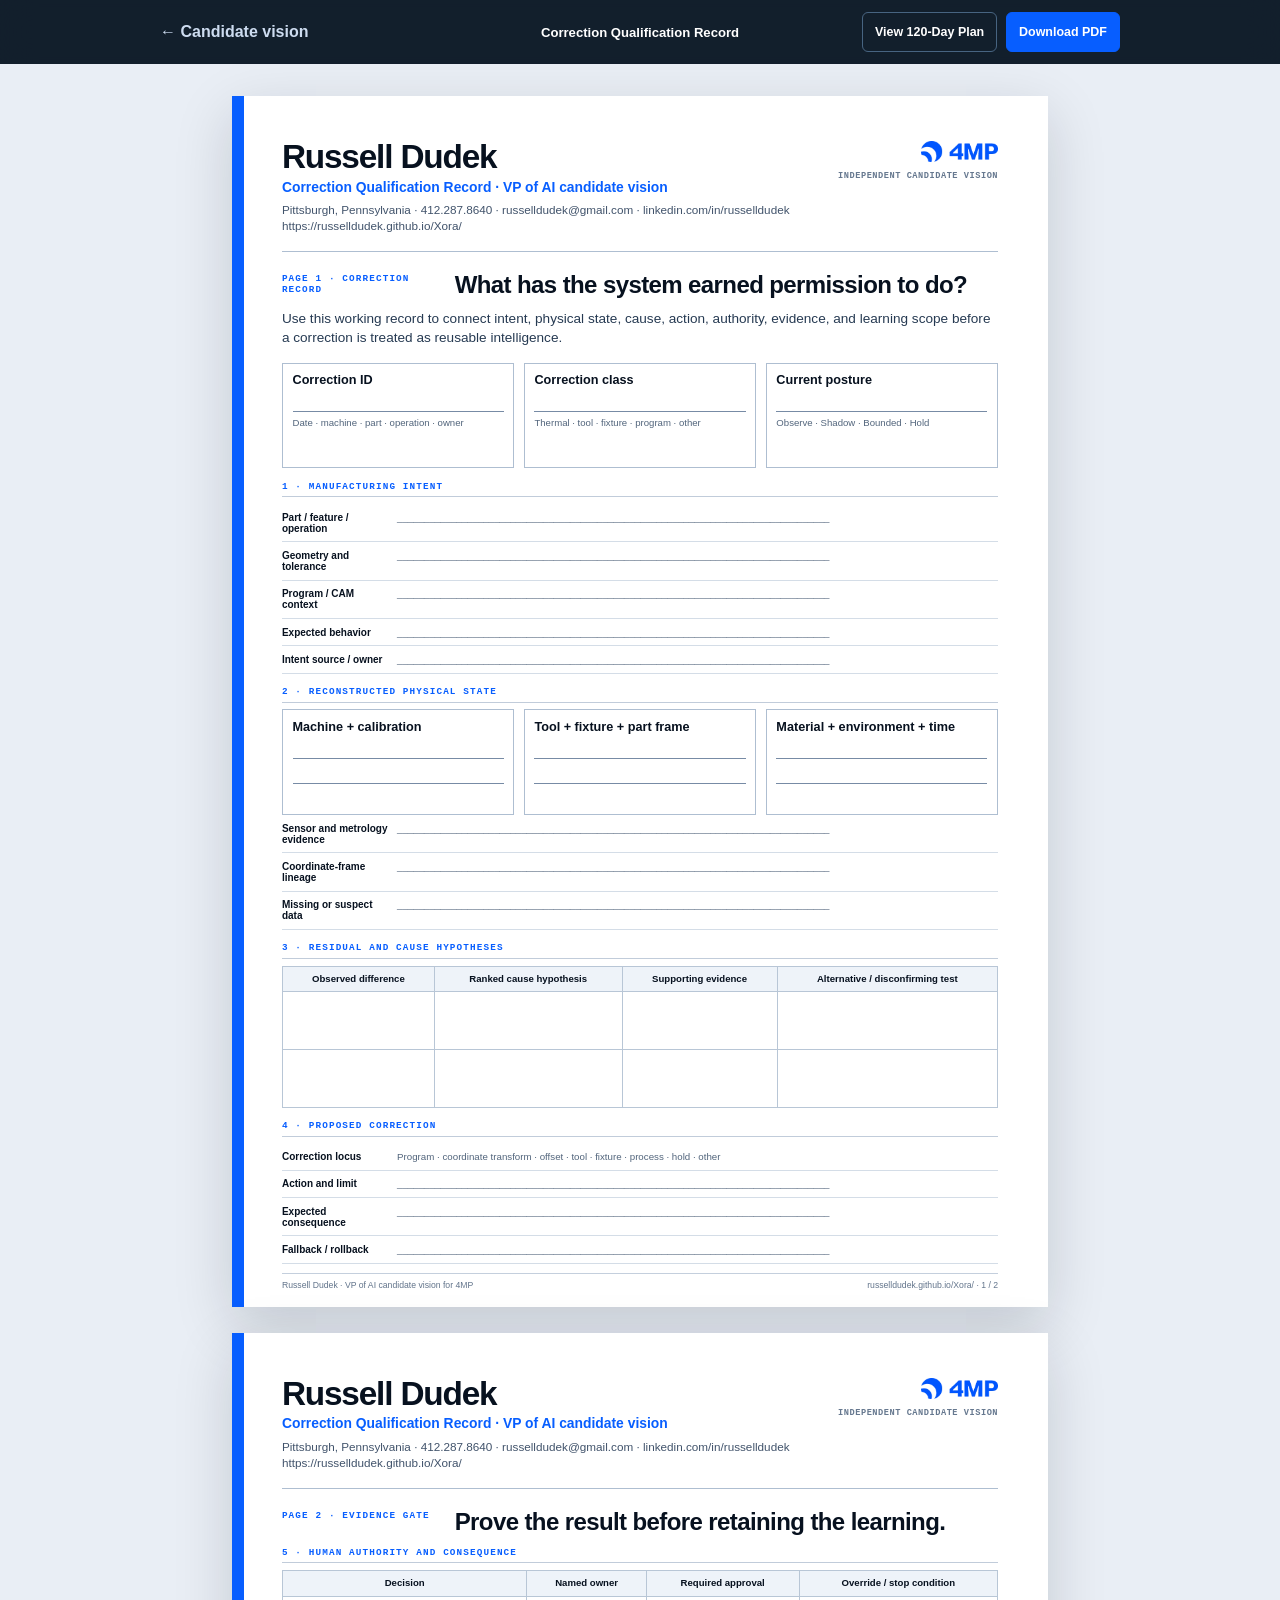
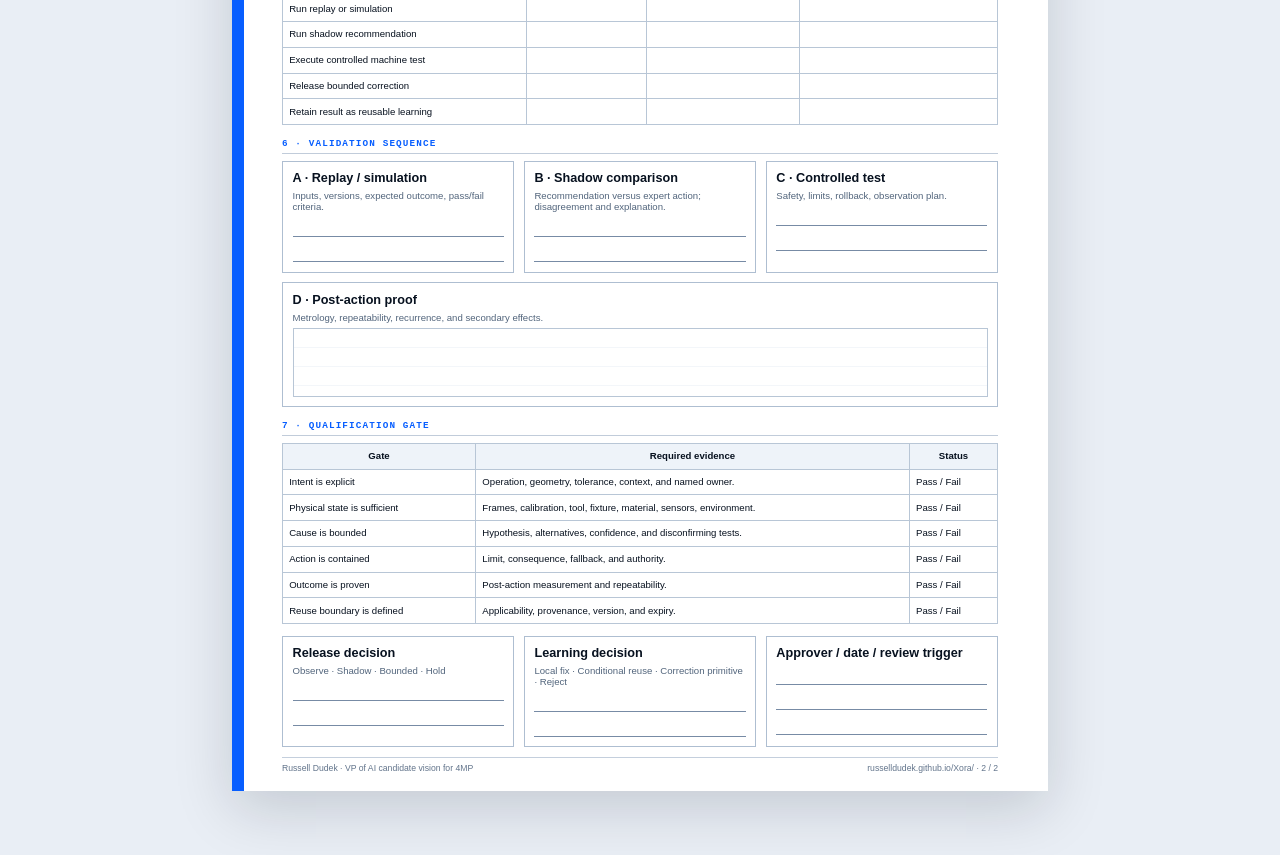
<file: correction-qualification.html>
<!doctype html><html lang="en"><head><meta charset="utf-8"><meta name="viewport" content="width=device-width,initial-scale=1"><title>Russell Dudek | Correction Qualification Record | 4MP</title><link rel="stylesheet" href="document.css"><link rel="stylesheet" href="document-print.css"></head><body><nav class="doc-nav"><a href="index.html">← Candidate vision</a><strong>Correction Qualification Record</strong><div class="doc-actions"><a href="120-day-plan.html">View 120-Day Plan</a><a class="primary" href="docs/Russell-Dudek-4MP-Correction-Qualification.pdf" download>Download PDF</a></div></nav><main class="sheet-stack"><section class="sheet"><header class="doc-head"><div><h1>Russell Dudek</h1><div class="identity">Correction Qualification Record · VP of AI candidate vision</div><div class="contact">Pittsburgh, Pennsylvania · 412.287.8640 · russelldudek@gmail.com · linkedin.com/in/russelldudek<br>https://russelldudek.github.io/Xora/</div></div><div class="employer"><img src="assets/brand/4mp-logo.webp" alt="4MP"><span>Independent candidate vision</span></div></header><div class="doc-title"><span>PAGE 1 · CORRECTION RECORD</span><h2>What has the system earned permission to do?</h2></div><p class="lead">Use this working record to connect intent, physical state, cause, action, authority, evidence, and learning scope before a correction is treated as reusable intelligence.</p><div class="form-grid"><div class="form-card"><h3>Correction ID</h3><div class="lines"></div><p>Date · machine · part · operation · owner</p></div><div class="form-card"><h3>Correction class</h3><div class="lines"></div><p>Thermal · tool · fixture · program · other</p></div><div class="form-card"><h3>Current posture</h3><div class="lines"></div><p>Observe · Shadow · Bounded · Hold</p></div></div><div class="section-title">1 · Manufacturing intent</div><div class="form-row"><b>Part / feature / operation</b><span>________________________________________________________________________________</span></div><div class="form-row"><b>Geometry and tolerance</b><span>________________________________________________________________________________</span></div><div class="form-row"><b>Program / CAM context</b><span>________________________________________________________________________________</span></div><div class="form-row"><b>Expected behavior</b><span>________________________________________________________________________________</span></div><div class="form-row"><b>Intent source / owner</b><span>________________________________________________________________________________</span></div><div class="section-title">2 · Reconstructed physical state</div><div class="form-grid"><div class="form-card"><h3>Machine + calibration</h3><div class="lines"></div><div class="lines"></div></div><div class="form-card"><h3>Tool + fixture + part frame</h3><div class="lines"></div><div class="lines"></div></div><div class="form-card"><h3>Material + environment + time</h3><div class="lines"></div><div class="lines"></div></div></div><div class="form-row"><b>Sensor and metrology evidence</b><span>________________________________________________________________________________</span></div><div class="form-row"><b>Coordinate-frame lineage</b><span>________________________________________________________________________________</span></div><div class="form-row"><b>Missing or suspect data</b><span>________________________________________________________________________________</span></div><div class="section-title">3 · Residual and cause hypotheses</div><table class="gate-table"><thead><tr><th>Observed difference</th><th>Ranked cause hypothesis</th><th>Supporting evidence</th><th>Alternative / disconfirming test</th></tr></thead><tbody><tr><td style="height:.6in"></td><td></td><td></td><td></td></tr><tr><td style="height:.6in"></td><td></td><td></td><td></td></tr></tbody></table><div class="section-title">4 · Proposed correction</div><div class="form-row"><b>Correction locus</b><span>Program · coordinate transform · offset · tool · fixture · process · hold · other</span></div><div class="form-row"><b>Action and limit</b><span>________________________________________________________________________________</span></div><div class="form-row"><b>Expected consequence</b><span>________________________________________________________________________________</span></div><div class="form-row"><b>Fallback / rollback</b><span>________________________________________________________________________________</span></div><footer class="page-foot"><span>Russell Dudek · VP of AI candidate vision for 4MP</span><span>russelldudek.github.io/Xora/ · 1 / 2</span></footer></section><section class="sheet"><header class="doc-head"><div><h1>Russell Dudek</h1><div class="identity">Correction Qualification Record · VP of AI candidate vision</div><div class="contact">Pittsburgh, Pennsylvania · 412.287.8640 · russelldudek@gmail.com · linkedin.com/in/russelldudek<br>https://russelldudek.github.io/Xora/</div></div><div class="employer"><img src="assets/brand/4mp-logo.webp" alt="4MP"><span>Independent candidate vision</span></div></header><div class="doc-title"><span>PAGE 2 · EVIDENCE GATE</span><h2>Prove the result before retaining the learning.</h2></div><div class="section-title">5 · Human authority and consequence</div><table class="gate-table"><thead><tr><th>Decision</th><th>Named owner</th><th>Required approval</th><th>Override / stop condition</th></tr></thead><tbody><tr><td>Run replay or simulation</td><td></td><td></td><td></td></tr><tr><td>Run shadow recommendation</td><td></td><td></td><td></td></tr><tr><td>Execute controlled machine test</td><td></td><td></td><td></td></tr><tr><td>Release bounded correction</td><td></td><td></td><td></td></tr><tr><td>Retain result as reusable learning</td><td></td><td></td><td></td></tr></tbody></table><div class="section-title">6 · Validation sequence</div><div class="form-grid"><div class="form-card"><h3>A · Replay / simulation</h3><p>Inputs, versions, expected outcome, pass/fail criteria.</p><div class="lines"></div><div class="lines"></div></div><div class="form-card"><h3>B · Shadow comparison</h3><p>Recommendation versus expert action; disagreement and explanation.</p><div class="lines"></div><div class="lines"></div></div><div class="form-card"><h3>C · Controlled test</h3><p>Safety, limits, rollback, observation plan.</p><div class="lines"></div><div class="lines"></div></div></div><div class="form-card" style="margin-top:.1in"><h3>D · Post-action proof</h3><p>Metrology, repeatability, recurrence, and secondary effects.</p><div class="worksheet-space"></div></div><div class="section-title">7 · Qualification gate</div><table class="gate-table"><thead><tr><th>Gate</th><th>Required evidence</th><th>Status</th></tr></thead><tbody><tr><td>Intent is explicit</td><td>Operation, geometry, tolerance, context, and named owner.</td><td>Pass / Fail</td></tr><tr><td>Physical state is sufficient</td><td>Frames, calibration, tool, fixture, material, sensors, environment.</td><td>Pass / Fail</td></tr><tr><td>Cause is bounded</td><td>Hypothesis, alternatives, confidence, and disconfirming tests.</td><td>Pass / Fail</td></tr><tr><td>Action is contained</td><td>Limit, consequence, fallback, and authority.</td><td>Pass / Fail</td></tr><tr><td>Outcome is proven</td><td>Post-action measurement and repeatability.</td><td>Pass / Fail</td></tr><tr><td>Reuse boundary is defined</td><td>Applicability, provenance, version, and expiry.</td><td>Pass / Fail</td></tr></tbody></table><div class="form-grid" style="margin-top:.12in"><div class="form-card"><h3>Release decision</h3><p>Observe · Shadow · Bounded · Hold</p><div class="lines"></div><div class="lines"></div></div><div class="form-card"><h3>Learning decision</h3><p>Local fix · Conditional reuse · Correction primitive · Reject</p><div class="lines"></div><div class="lines"></div></div><div class="form-card"><h3>Approver / date / review trigger</h3><div class="lines"></div><div class="lines"></div><div class="lines"></div></div></div><footer class="page-foot"><span>Russell Dudek · VP of AI candidate vision for 4MP</span><span>russelldudek.github.io/Xora/ · 2 / 2</span></footer></section></main></body></html>
</file>
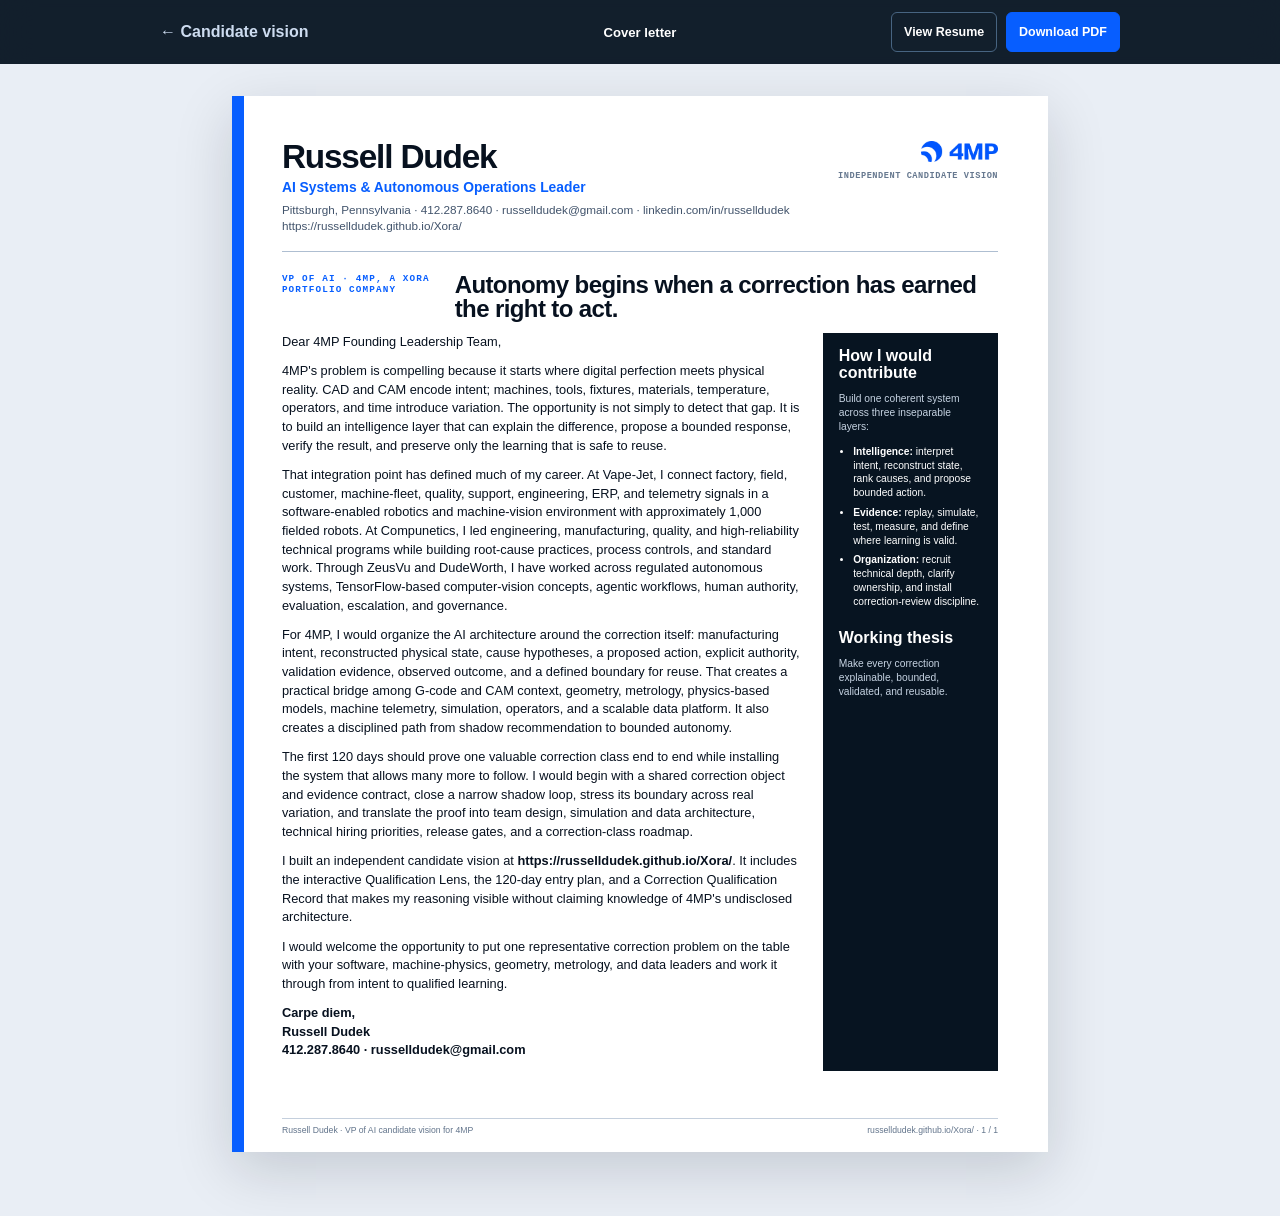
<file: cover-letter.html>
<!doctype html><html lang="en"><head><meta charset="utf-8"><meta name="viewport" content="width=device-width,initial-scale=1"><title>Russell Dudek | Cover letter | 4MP</title><link rel="stylesheet" href="document.css"><link rel="stylesheet" href="document-print.css"></head><body><nav class="doc-nav"><a href="index.html">← Candidate vision</a><strong>Cover letter</strong><div class="doc-actions"><a href="resume.html">View Resume</a><a class="primary" href="docs/Russell-Dudek-4MP-Cover-Letter.pdf" download>Download PDF</a></div></nav><main class="sheet-stack"><section class="sheet"><header class="doc-head"><div><h1>Russell Dudek</h1><div class="identity">AI Systems & Autonomous Operations Leader</div><div class="contact">Pittsburgh, Pennsylvania · 412.287.8640 · russelldudek@gmail.com · linkedin.com/in/russelldudek<br>https://russelldudek.github.io/Xora/</div></div><div class="employer"><img src="assets/brand/4mp-logo.webp" alt="4MP"><span>Independent candidate vision</span></div></header><div class="doc-title"><span>VP OF AI · 4MP, A XORA PORTFOLIO COMPANY</span><h2>Autonomy begins when a correction has earned the right to act.</h2></div><div class="letter-grid"><div class="letter-body"><p>Dear 4MP Founding Leadership Team,</p><p>4MP's problem is compelling because it starts where digital perfection meets physical reality. CAD and CAM encode intent; machines, tools, fixtures, materials, temperature, operators, and time introduce variation. The opportunity is not simply to detect that gap. It is to build an intelligence layer that can explain the difference, propose a bounded response, verify the result, and preserve only the learning that is safe to reuse.</p><p>That integration point has defined much of my career. At Vape-Jet, I connect factory, field, customer, machine-fleet, quality, support, engineering, ERP, and telemetry signals in a software-enabled robotics and machine-vision environment with approximately 1,000 fielded robots. At Compunetics, I led engineering, manufacturing, quality, and high-reliability technical programs while building root-cause practices, process controls, and standard work. Through ZeusVu and DudeWorth, I have worked across regulated autonomous systems, TensorFlow-based computer-vision concepts, agentic workflows, human authority, evaluation, escalation, and governance.</p><p>For 4MP, I would organize the AI architecture around the correction itself: manufacturing intent, reconstructed physical state, cause hypotheses, a proposed action, explicit authority, validation evidence, observed outcome, and a defined boundary for reuse. That creates a practical bridge among G-code and CAM context, geometry, metrology, physics-based models, machine telemetry, simulation, operators, and a scalable data platform. It also creates a disciplined path from shadow recommendation to bounded autonomy.</p><p>The first 120 days should prove one valuable correction class end to end while installing the system that allows many more to follow. I would begin with a shared correction object and evidence contract, close a narrow shadow loop, stress its boundary across real variation, and translate the proof into team design, simulation and data architecture, technical hiring priorities, release gates, and a correction-class roadmap.</p><p>I built an independent candidate vision at <strong>https://russelldudek.github.io/Xora/</strong>. It includes the interactive Qualification Lens, the 120-day entry plan, and a Correction Qualification Record that makes my reasoning visible without claiming knowledge of 4MP's undisclosed architecture.</p><p>I would welcome the opportunity to put one representative correction problem on the table with your software, machine-physics, geometry, metrology, and data leaders and work it through from intent to qualified learning.</p><p class="signature">Carpe diem,<br>Russell Dudek<br>412.287.8640 · russelldudek@gmail.com</p></div><aside class="letter-aside"><h3>How I would contribute</h3><p>Build one coherent system across three inseparable layers:</p><ul><li><strong>Intelligence:</strong> interpret intent, reconstruct state, rank causes, and propose bounded action.</li><li><strong>Evidence:</strong> replay, simulate, test, measure, and define where learning is valid.</li><li><strong>Organization:</strong> recruit technical depth, clarify ownership, and install correction-review discipline.</li></ul><h3 style="margin-top:.22in">Working thesis</h3><p>Make every correction explainable, bounded, validated, and reusable.</p></aside></div><footer class="page-foot"><span>Russell Dudek · VP of AI candidate vision for 4MP</span><span>russelldudek.github.io/Xora/ · 1 / 1</span></footer></section></main></body></html>
</file>
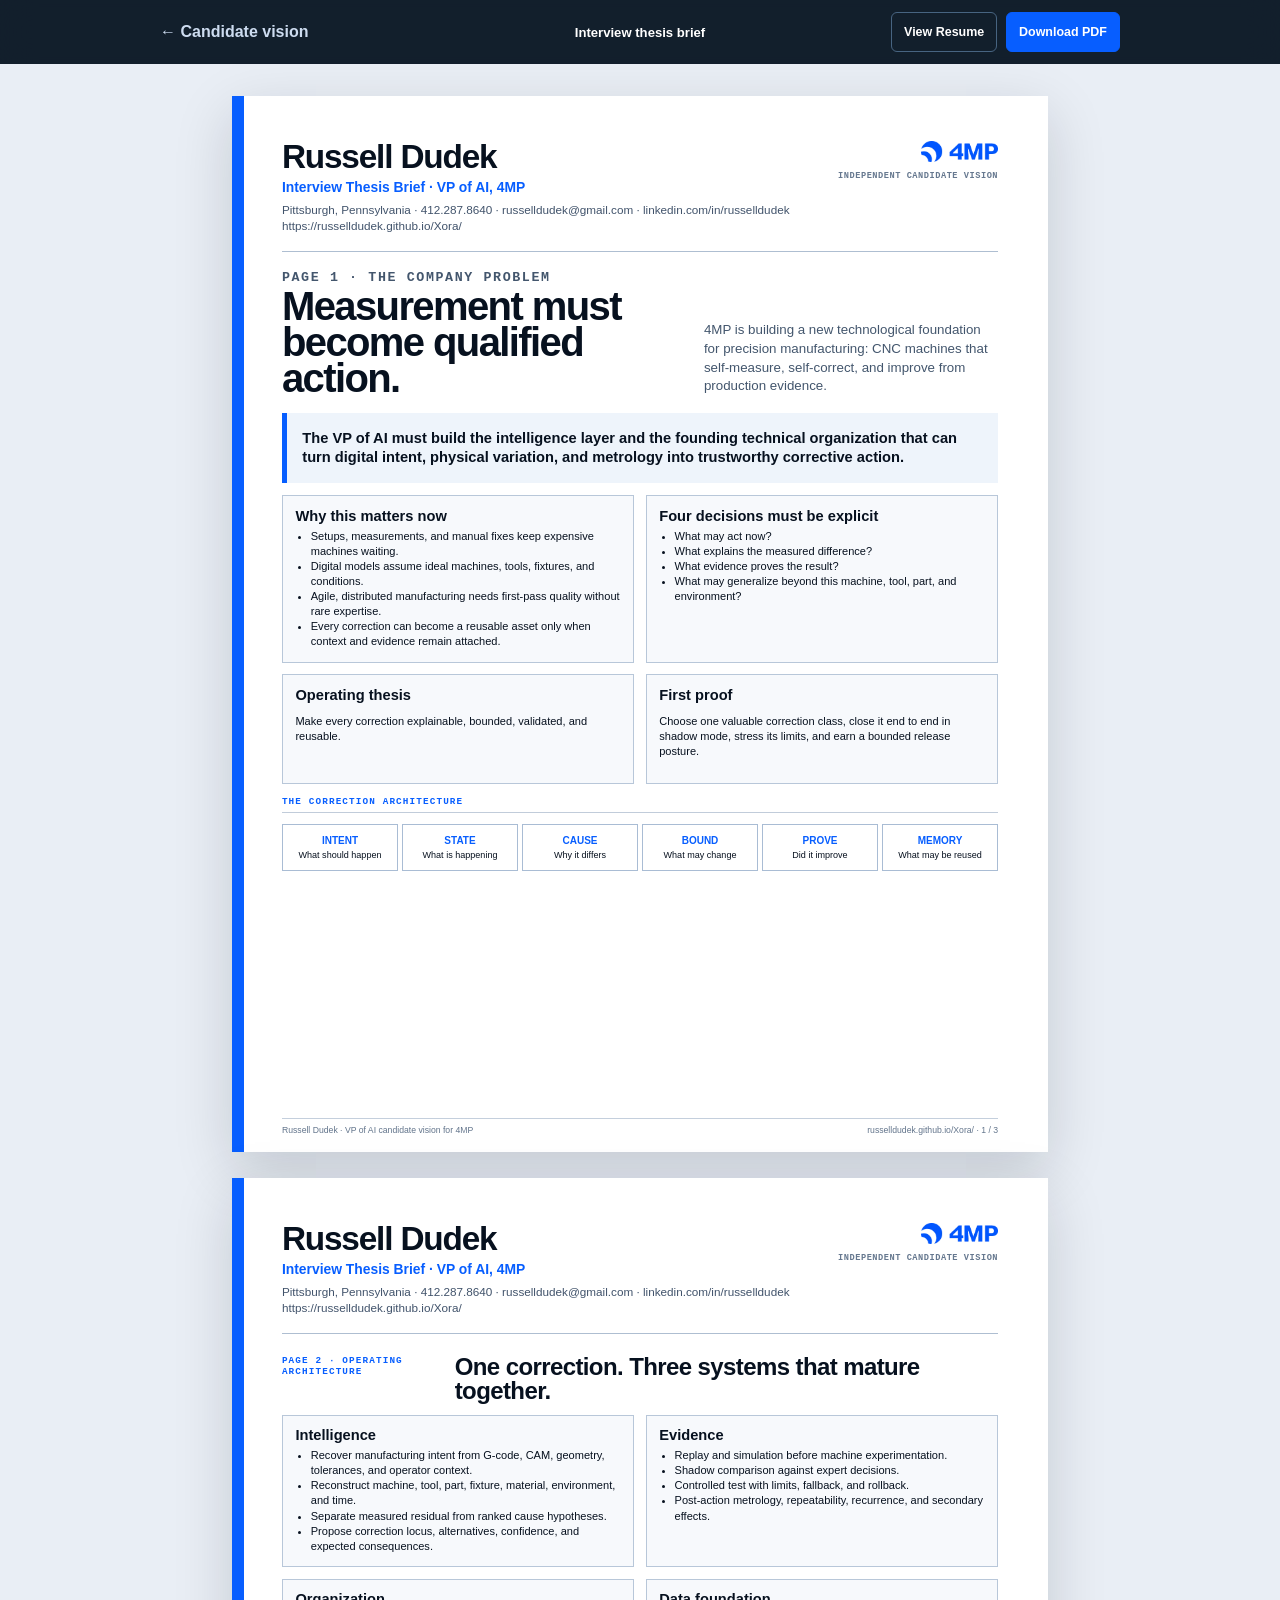
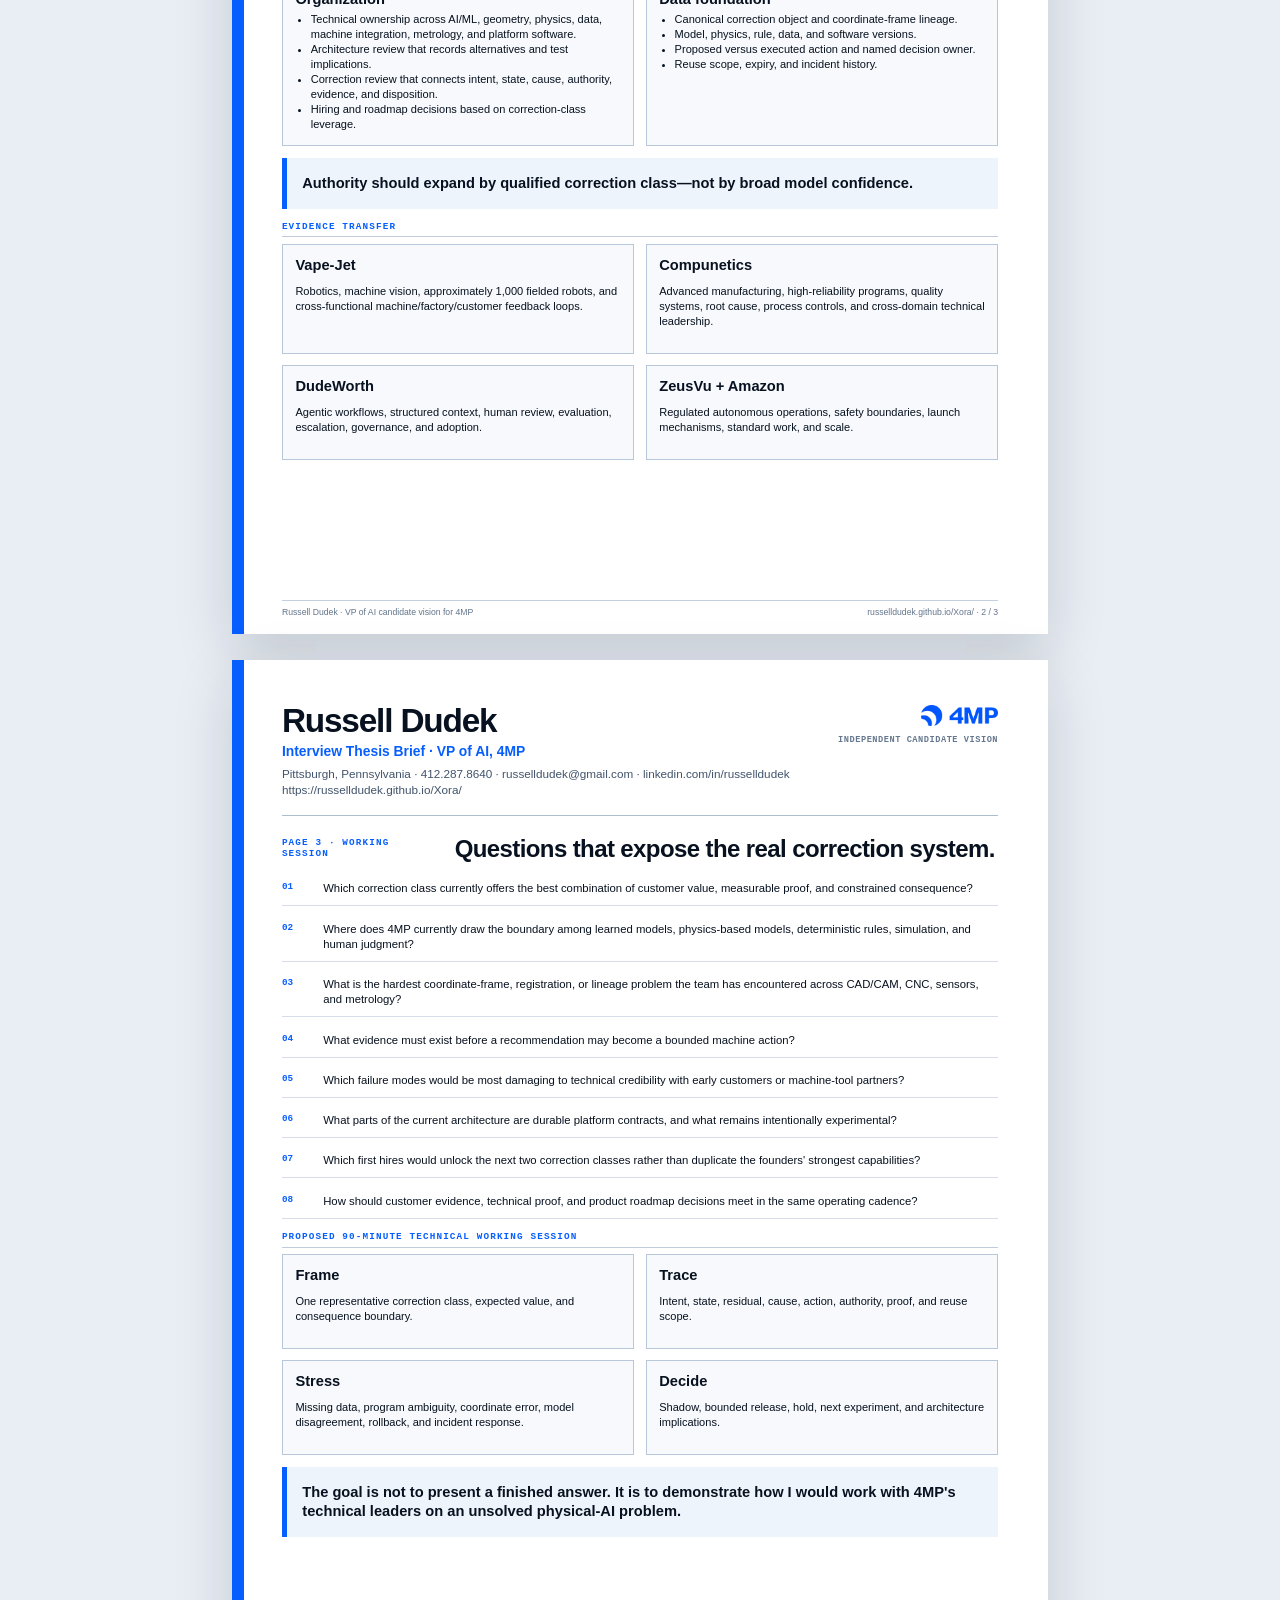
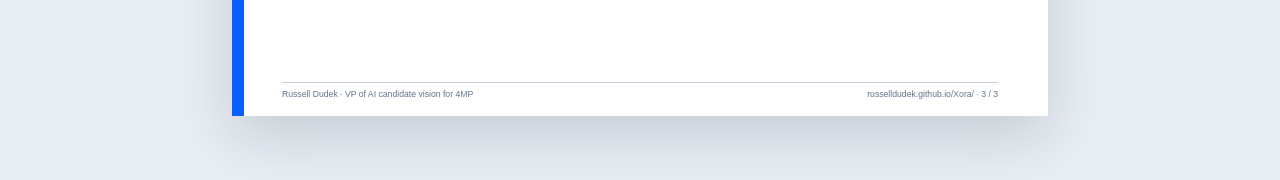
<file: interview-brief.html>
<!doctype html><html lang="en"><head><meta charset="utf-8"><meta name="viewport" content="width=device-width,initial-scale=1"><title>Russell Dudek | Interview thesis brief | 4MP</title><link rel="stylesheet" href="document.css"><link rel="stylesheet" href="document-print.css"></head><body><nav class="doc-nav"><a href="index.html">← Candidate vision</a><strong>Interview thesis brief</strong><div class="doc-actions"><a href="resume.html">View Resume</a><a class="primary" href="docs/Russell-Dudek-4MP-Interview-Thesis-Brief.pdf" download>Download PDF</a></div></nav><main class="sheet-stack"><section class="sheet"><header class="doc-head"><div><h1>Russell Dudek</h1><div class="identity">Interview Thesis Brief · VP of AI, 4MP</div><div class="contact">Pittsburgh, Pennsylvania · 412.287.8640 · russelldudek@gmail.com · linkedin.com/in/russelldudek<br>https://russelldudek.github.io/Xora/</div></div><div class="employer"><img src="assets/brand/4mp-logo.webp" alt="4MP"><span>Independent candidate vision</span></div></header><div class="brief-cover"><div><p class="page-kicker">PAGE 1 · THE COMPANY PROBLEM</p><h2>Measurement must become qualified action.</h2></div><p>4MP is building a new technological foundation for precision manufacturing: CNC machines that self-measure, self-correct, and improve from production evidence.</p></div><div class="big-rule">The VP of AI must build the intelligence layer and the founding technical organization that can turn digital intent, physical variation, and metrology into trustworthy corrective action.</div><div class="brief-grid"><div class="panel"><h3>Why this matters now</h3><ul><li>Setups, measurements, and manual fixes keep expensive machines waiting.</li><li>Digital models assume ideal machines, tools, fixtures, and conditions.</li><li>Agile, distributed manufacturing needs first-pass quality without rare expertise.</li><li>Every correction can become a reusable asset only when context and evidence remain attached.</li></ul></div><div class="panel"><h3>Four decisions must be explicit</h3><ul><li>What may act now?</li><li>What explains the measured difference?</li><li>What evidence proves the result?</li><li>What may generalize beyond this machine, tool, part, and environment?</li></ul></div><div class="panel"><h3>Operating thesis</h3><p>Make every correction explainable, bounded, validated, and reusable.</p></div><div class="panel"><h3>First proof</h3><p>Choose one valuable correction class, close it end to end in shadow mode, stress its limits, and earn a bounded release posture.</p></div></div><div class="section-title">The correction architecture</div><div class="diagram"><div><b>INTENT</b><span>What should happen</span></div><div><b>STATE</b><span>What is happening</span></div><div><b>CAUSE</b><span>Why it differs</span></div><div><b>BOUND</b><span>What may change</span></div><div><b>PROVE</b><span>Did it improve</span></div><div><b>MEMORY</b><span>What may be reused</span></div></div><footer class="page-foot"><span>Russell Dudek · VP of AI candidate vision for 4MP</span><span>russelldudek.github.io/Xora/ · 1 / 3</span></footer></section><section class="sheet"><header class="doc-head"><div><h1>Russell Dudek</h1><div class="identity">Interview Thesis Brief · VP of AI, 4MP</div><div class="contact">Pittsburgh, Pennsylvania · 412.287.8640 · russelldudek@gmail.com · linkedin.com/in/russelldudek<br>https://russelldudek.github.io/Xora/</div></div><div class="employer"><img src="assets/brand/4mp-logo.webp" alt="4MP"><span>Independent candidate vision</span></div></header><div class="doc-title"><span>PAGE 2 · OPERATING ARCHITECTURE</span><h2>One correction. Three systems that mature together.</h2></div><div class="brief-grid"><div class="panel"><h3>Intelligence</h3><ul><li>Recover manufacturing intent from G-code, CAM, geometry, tolerances, and operator context.</li><li>Reconstruct machine, tool, part, fixture, material, environment, and time.</li><li>Separate measured residual from ranked cause hypotheses.</li><li>Propose correction locus, alternatives, confidence, and expected consequences.</li></ul></div><div class="panel"><h3>Evidence</h3><ul><li>Replay and simulation before machine experimentation.</li><li>Shadow comparison against expert decisions.</li><li>Controlled test with limits, fallback, and rollback.</li><li>Post-action metrology, repeatability, recurrence, and secondary effects.</li></ul></div><div class="panel"><h3>Organization</h3><ul><li>Technical ownership across AI/ML, geometry, physics, data, machine integration, metrology, and platform software.</li><li>Architecture review that records alternatives and test implications.</li><li>Correction review that connects intent, state, cause, authority, evidence, and disposition.</li><li>Hiring and roadmap decisions based on correction-class leverage.</li></ul></div><div class="panel"><h3>Data foundation</h3><ul><li>Canonical correction object and coordinate-frame lineage.</li><li>Model, physics, rule, data, and software versions.</li><li>Proposed versus executed action and named decision owner.</li><li>Reuse scope, expiry, and incident history.</li></ul></div></div><div class="big-rule">Authority should expand by qualified correction class—not by broad model confidence.</div><div class="section-title">Evidence transfer</div><div class="brief-grid"><div class="panel"><h3>Vape-Jet</h3><p>Robotics, machine vision, approximately 1,000 fielded robots, and cross-functional machine/factory/customer feedback loops.</p></div><div class="panel"><h3>Compunetics</h3><p>Advanced manufacturing, high-reliability programs, quality systems, root cause, process controls, and cross-domain technical leadership.</p></div><div class="panel"><h3>DudeWorth</h3><p>Agentic workflows, structured context, human review, evaluation, escalation, governance, and adoption.</p></div><div class="panel"><h3>ZeusVu + Amazon</h3><p>Regulated autonomous operations, safety boundaries, launch mechanisms, standard work, and scale.</p></div></div><footer class="page-foot"><span>Russell Dudek · VP of AI candidate vision for 4MP</span><span>russelldudek.github.io/Xora/ · 2 / 3</span></footer></section><section class="sheet"><header class="doc-head"><div><h1>Russell Dudek</h1><div class="identity">Interview Thesis Brief · VP of AI, 4MP</div><div class="contact">Pittsburgh, Pennsylvania · 412.287.8640 · russelldudek@gmail.com · linkedin.com/in/russelldudek<br>https://russelldudek.github.io/Xora/</div></div><div class="employer"><img src="assets/brand/4mp-logo.webp" alt="4MP"><span>Independent candidate vision</span></div></header><div class="doc-title"><span>PAGE 3 · WORKING SESSION</span><h2>Questions that expose the real correction system.</h2></div><div class="question-list"><div class="question"><i>01</i><p>Which correction class currently offers the best combination of customer value, measurable proof, and constrained consequence?</p></div><div class="question"><i>02</i><p>Where does 4MP currently draw the boundary among learned models, physics-based models, deterministic rules, simulation, and human judgment?</p></div><div class="question"><i>03</i><p>What is the hardest coordinate-frame, registration, or lineage problem the team has encountered across CAD/CAM, CNC, sensors, and metrology?</p></div><div class="question"><i>04</i><p>What evidence must exist before a recommendation may become a bounded machine action?</p></div><div class="question"><i>05</i><p>Which failure modes would be most damaging to technical credibility with early customers or machine-tool partners?</p></div><div class="question"><i>06</i><p>What parts of the current architecture are durable platform contracts, and what remains intentionally experimental?</p></div><div class="question"><i>07</i><p>Which first hires would unlock the next two correction classes rather than duplicate the founders' strongest capabilities?</p></div><div class="question"><i>08</i><p>How should customer evidence, technical proof, and product roadmap decisions meet in the same operating cadence?</p></div></div><div class="section-title">Proposed 90-minute technical working session</div><div class="brief-grid"><div class="panel"><h3>Frame</h3><p>One representative correction class, expected value, and consequence boundary.</p></div><div class="panel"><h3>Trace</h3><p>Intent, state, residual, cause, action, authority, proof, and reuse scope.</p></div><div class="panel"><h3>Stress</h3><p>Missing data, program ambiguity, coordinate error, model disagreement, rollback, and incident response.</p></div><div class="panel"><h3>Decide</h3><p>Shadow, bounded release, hold, next experiment, and architecture implications.</p></div></div><div class="big-rule">The goal is not to present a finished answer. It is to demonstrate how I would work with 4MP's technical leaders on an unsolved physical-AI problem.</div><footer class="page-foot"><span>Russell Dudek · VP of AI candidate vision for 4MP</span><span>russelldudek.github.io/Xora/ · 3 / 3</span></footer></section></main></body></html>
</file>
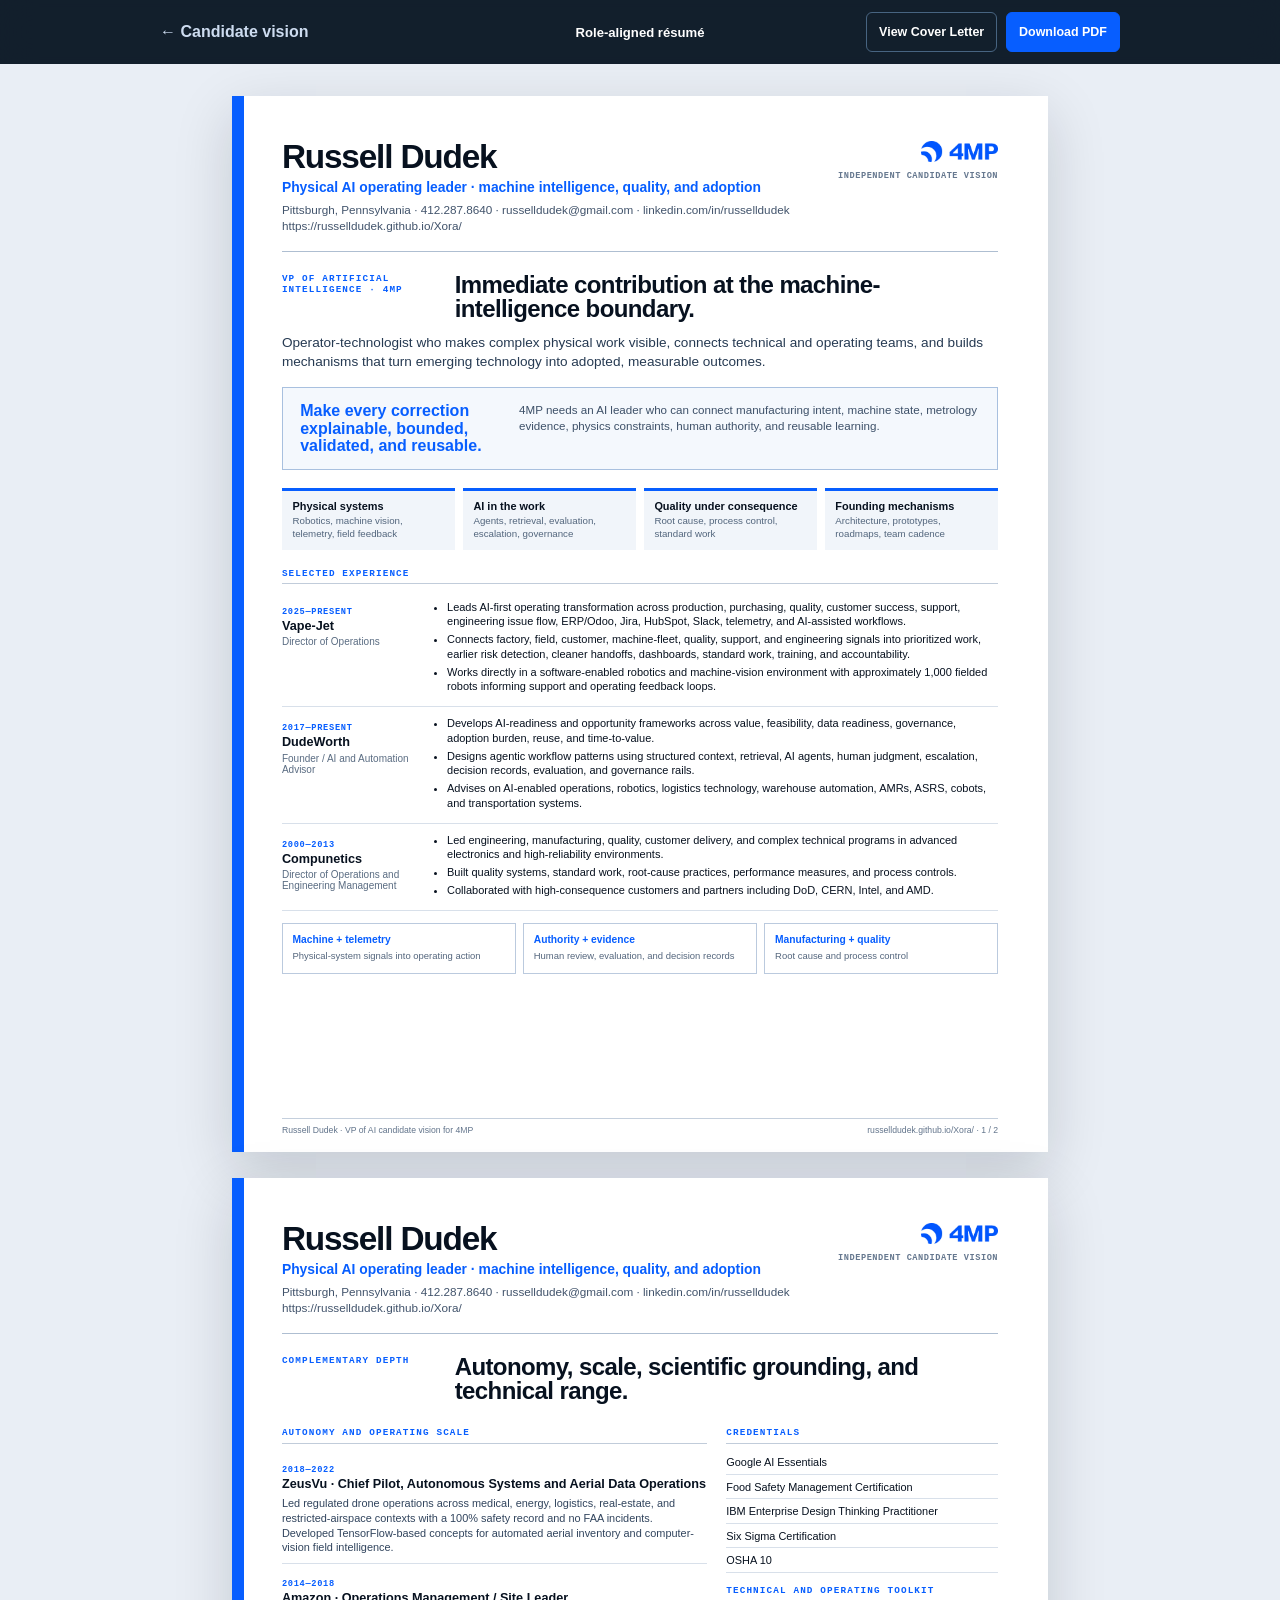
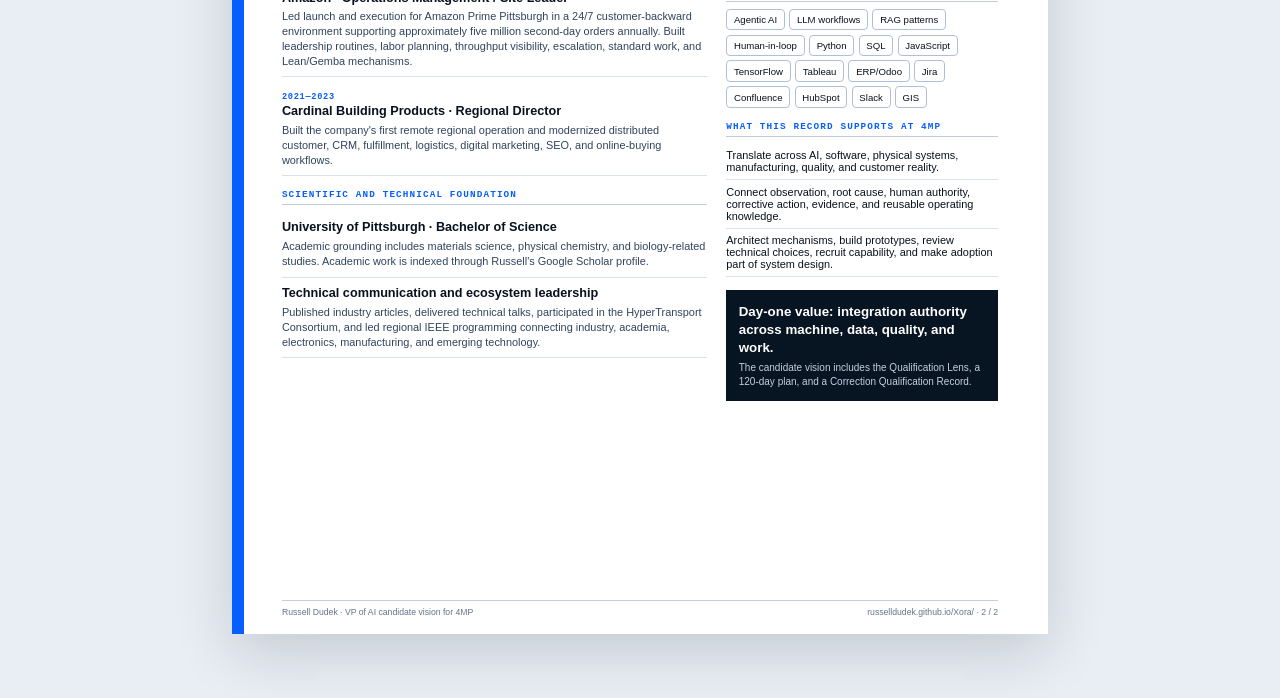
<file: resume.html>
<!doctype html><html lang="en"><head><meta charset="utf-8"><meta name="viewport" content="width=device-width,initial-scale=1"><title>Russell Dudek | 4MP VP of AI résumé</title><link rel="stylesheet" href="document.css"><link rel="stylesheet" href="document-print.css"></head><body><nav class="doc-nav"><a href="index.html">← Candidate vision</a><strong>Role-aligned résumé</strong><div class="doc-actions"><a href="cover-letter.html">View Cover Letter</a><a class="primary" href="docs/Russell-Dudek-4MP-Resume.pdf" download>Download PDF</a></div></nav><main class="sheet-stack"><section class="sheet"><header class="doc-head"><div><h1>Russell Dudek</h1><div class="identity">Physical AI operating leader · machine intelligence, quality, and adoption</div><div class="contact">Pittsburgh, Pennsylvania · 412.287.8640 · russelldudek@gmail.com · linkedin.com/in/russelldudek<br>https://russelldudek.github.io/Xora/</div></div><div class="employer"><img src="assets/brand/4mp-logo.webp" alt="4MP"><span>Independent candidate vision</span></div></header><div class="doc-title"><span>VP OF ARTIFICIAL INTELLIGENCE · 4MP</span><h2>Immediate contribution at the machine-intelligence boundary.</h2></div><p class="lead">Operator-technologist who makes complex physical work visible, connects technical and operating teams, and builds mechanisms that turn emerging technology into adopted, measurable outcomes.</p><div class="summary-band"><strong>Make every correction explainable, bounded, validated, and reusable.</strong><p>4MP needs an AI leader who can connect manufacturing intent, machine state, metrology evidence, physics constraints, human authority, and reusable learning.</p></div><div class="cap-grid"><div class="cap"><b>Physical systems</b><span>Robotics, machine vision, telemetry, field feedback</span></div><div class="cap"><b>AI in the work</b><span>Agents, retrieval, evaluation, escalation, governance</span></div><div class="cap"><b>Quality under consequence</b><span>Root cause, process control, standard work</span></div><div class="cap"><b>Founding mechanisms</b><span>Architecture, prototypes, roadmaps, team cadence</span></div></div><div class="section-title">Selected experience</div><div class="role"><div class="role-meta"><time>2025—PRESENT</time><h3>Vape-Jet</h3><p>Director of Operations</p></div><div class="role-body"><ul><li>Leads AI-first operating transformation across production, purchasing, quality, customer success, support, engineering issue flow, ERP/Odoo, Jira, HubSpot, Slack, telemetry, and AI-assisted workflows.</li><li>Connects factory, field, customer, machine-fleet, quality, support, and engineering signals into prioritized work, earlier risk detection, cleaner handoffs, dashboards, standard work, training, and accountability.</li><li>Works directly in a software-enabled robotics and machine-vision environment with approximately 1,000 fielded robots informing support and operating feedback loops.</li></ul></div></div><div class="role"><div class="role-meta"><time>2017—PRESENT</time><h3>DudeWorth</h3><p>Founder / AI and Automation Advisor</p></div><div class="role-body"><ul><li>Develops AI-readiness and opportunity frameworks across value, feasibility, data readiness, governance, adoption burden, reuse, and time-to-value.</li><li>Designs agentic workflow patterns using structured context, retrieval, AI agents, human judgment, escalation, decision records, evaluation, and governance rails.</li><li>Advises on AI-enabled operations, robotics, logistics technology, warehouse automation, AMRs, ASRS, cobots, and transportation systems.</li></ul></div></div><div class="role"><div class="role-meta"><time>2000—2013</time><h3>Compunetics</h3><p>Director of Operations and Engineering Management</p></div><div class="role-body"><ul><li>Led engineering, manufacturing, quality, customer delivery, and complex technical programs in advanced electronics and high-reliability environments.</li><li>Built quality systems, standard work, root-cause practices, performance measures, and process controls.</li><li>Collaborated with high-consequence customers and partners including DoD, CERN, Intel, and AMD.</li></ul></div></div><div class="evidence-band"><div><b>Machine + telemetry</b><span>Physical-system signals into operating action</span></div><div><b>Authority + evidence</b><span>Human review, evaluation, and decision records</span></div><div><b>Manufacturing + quality</b><span>Root cause and process control</span></div></div><footer class="page-foot"><span>Russell Dudek · VP of AI candidate vision for 4MP</span><span>russelldudek.github.io/Xora/ · 1 / 2</span></footer></section><section class="sheet"><header class="doc-head"><div><h1>Russell Dudek</h1><div class="identity">Physical AI operating leader · machine intelligence, quality, and adoption</div><div class="contact">Pittsburgh, Pennsylvania · 412.287.8640 · russelldudek@gmail.com · linkedin.com/in/russelldudek<br>https://russelldudek.github.io/Xora/</div></div><div class="employer"><img src="assets/brand/4mp-logo.webp" alt="4MP"><span>Independent candidate vision</span></div></header><div class="doc-title"><span>COMPLEMENTARY DEPTH</span><h2>Autonomy, scale, scientific grounding, and technical range.</h2></div><div class="two-col"><div><div class="section-title">Autonomy and operating scale</div><div class="mini-role"><span class="date">2018—2022</span><h3>ZeusVu · Chief Pilot, Autonomous Systems and Aerial Data Operations</h3><p>Led regulated drone operations across medical, energy, logistics, real-estate, and restricted-airspace contexts with a 100% safety record and no FAA incidents. Developed TensorFlow-based concepts for automated aerial inventory and computer-vision field intelligence.</p></div><div class="mini-role"><span class="date">2014—2018</span><h3>Amazon · Operations Management / Site Leader</h3><p>Led launch and execution for Amazon Prime Pittsburgh in a 24/7 customer-backward environment supporting approximately five million second-day orders annually. Built leadership routines, labor planning, throughput visibility, escalation, standard work, and Lean/Gemba mechanisms.</p></div><div class="mini-role"><span class="date">2021—2023</span><h3>Cardinal Building Products · Regional Director</h3><p>Built the company's first remote regional operation and modernized distributed customer, CRM, fulfillment, logistics, digital marketing, SEO, and online-buying workflows.</p></div><div class="section-title">Scientific and technical foundation</div><div class="mini-role"><h3>University of Pittsburgh · Bachelor of Science</h3><p>Academic grounding includes materials science, physical chemistry, and biology-related studies. Academic work is indexed through Russell's Google Scholar profile.</p></div><div class="mini-role"><h3>Technical communication and ecosystem leadership</h3><p>Published industry articles, delivered technical talks, participated in the HyperTransport Consortium, and led regional IEEE programming connecting industry, academia, electronics, manufacturing, and emerging technology.</p></div></div><aside><div class="section-title">Credentials</div><ul class="credentials"><li>Google AI Essentials</li><li>Food Safety Management Certification</li><li>IBM Enterprise Design Thinking Practitioner</li><li>Six Sigma Certification</li><li>OSHA 10</li></ul><div class="section-title">Technical and operating toolkit</div><div class="toolkit"><span class="pill">Agentic AI</span><span class="pill">LLM workflows</span><span class="pill">RAG patterns</span><span class="pill">Human-in-loop</span><span class="pill">Python</span><span class="pill">SQL</span><span class="pill">JavaScript</span><span class="pill">TensorFlow</span><span class="pill">Tableau</span><span class="pill">ERP/Odoo</span><span class="pill">Jira</span><span class="pill">Confluence</span><span class="pill">HubSpot</span><span class="pill">Slack</span><span class="pill">GIS</span></div><div class="section-title">What this record supports at 4MP</div><ul class="credentials"><li>Translate across AI, software, physical systems, manufacturing, quality, and customer reality.</li><li>Connect observation, root cause, human authority, corrective action, evidence, and reusable operating knowledge.</li><li>Architect mechanisms, build prototypes, review technical choices, recruit capability, and make adoption part of system design.</li></ul><div class="callout"><strong>Day-one value: integration authority across machine, data, quality, and work.</strong><p>The candidate vision includes the Qualification Lens, a 120-day plan, and a Correction Qualification Record.</p></div></aside></div><footer class="page-foot"><span>Russell Dudek · VP of AI candidate vision for 4MP</span><span>russelldudek.github.io/Xora/ · 2 / 2</span></footer></section></main></body></html>
</file>
<file: brand-tokens.css>
:root{
  --brand-blue:#075eff;
  --brand-blue-deep:#003eb8;
  --brand-navy:#071421;
  --brand-ink:#07111f;
  --brand-mist:#eef3f9;
  --brand-paper:#ffffff;
  --brand-rule:#cbd7e5;
  --brand-steel:#69809c;
  --signal-cyan:#18c8c2;
  --signal-coral:#ff655c;
  --signal-amber:#f3ad3f;
  --signal-green:#48ba82;
  --display:"Aptos Display","Arial Narrow","Roboto Condensed",Arial,sans-serif;
  --body:"Aptos","Helvetica Neue",Arial,sans-serif;
  --mono:"IBM Plex Mono","SFMono-Regular",Consolas,monospace;
  --max:1500px;
  --gutter:clamp(1.2rem,4.5vw,5.2rem);
  --section:clamp(5.2rem,9vw,9.5rem);
}
</file>
<file: site.css>
*{box-sizing:border-box}html{scroll-behavior:smooth}body{margin:0;background:var(--brand-paper);color:var(--brand-ink);font:16px/1.55 var(--body);overflow-x:hidden}a{color:inherit}button,a{font:inherit}.skip{position:fixed;left:-999px;top:1rem;z-index:100}.skip:focus{left:1rem;background:#fff;padding:.75rem 1rem;border:2px solid var(--brand-blue)}
.nav{position:sticky;top:0;z-index:60;display:grid;grid-template-columns:auto 1fr auto;align-items:center;gap:2rem;min-height:72px;padding:.8rem var(--gutter);background:rgba(255,255,255,.92);border-bottom:1px solid rgba(129,150,178,.28);backdrop-filter:blur(18px)}.brand{display:flex;align-items:center;gap:.85rem;text-decoration:none}.brand img{width:62px;height:34px;object-fit:contain}.brand span{display:grid;gap:.08rem}.brand b{font:800 .78rem var(--display);letter-spacing:.02em}.brand small{font-size:.66rem;color:#68768a}.navlinks{justify-self:center;display:flex;gap:1.5rem}.navlinks a{position:relative;text-decoration:none;color:#627087;font:800 .68rem var(--display);letter-spacing:.07em;text-transform:uppercase}.navlinks a:after{content:"";position:absolute;left:0;right:100%;bottom:-.45rem;height:2px;background:var(--brand-blue);transition:right .2s}.navlinks a:hover:after,.navlinks a:focus-visible:after,.navlinks a[aria-current=true]:after{right:0}.navcta{display:inline-flex;align-items:center;justify-content:center;min-height:42px;padding:.66rem 1rem;border:1px solid var(--brand-blue);border-radius:6px;background:var(--brand-blue);color:#fff;text-decoration:none;font-weight:850}.navcta:focus-visible,.button:focus-visible,.scenario:focus-visible,.stage-button:focus-visible,.ghost:focus-visible{outline:3px solid #87aaff;outline-offset:3px}
.hero{min-height:calc(100vh - 72px);display:grid;grid-template-columns:minmax(380px,.8fr) minmax(620px,1.2fr);gap:clamp(2rem,5vw,5.5rem);align-items:center;padding:clamp(3.6rem,6vw,6.8rem) var(--gutter);background:linear-gradient(90deg,#f4f7fb 0 38%,#fff 38%)}.hero-copy{max-width:650px}.identity-line{display:flex;align-items:center;gap:.9rem;margin-bottom:1.8rem}.identity-line img{width:86px;height:auto}.identity-line span{padding-left:.9rem;border-left:1px solid var(--brand-rule);font:750 .68rem/1.45 var(--mono);letter-spacing:.07em;text-transform:uppercase;color:#63738a}.hero h1{margin:0;font:900 clamp(3.5rem,6.3vw,7.2rem)/.92 var(--display);letter-spacing:-.055em}.hero h1 em{font-style:normal;color:var(--brand-blue)}.hero-lede{max-width:58ch;margin:1.6rem 0 0;color:#536278;font-size:clamp(1rem,1.35vw,1.2rem)}.hero-actions{display:flex;flex-wrap:wrap;gap:.75rem;margin-top:1.8rem}.button{display:inline-flex;align-items:center;justify-content:center;min-height:46px;padding:.78rem 1.08rem;border:1px solid var(--brand-blue);border-radius:6px;text-decoration:none;font-weight:850}.button.primary{background:var(--brand-blue);color:#fff}.button.secondary{background:#fff;color:var(--brand-blue)}.proofline{display:grid;grid-template-columns:repeat(3,1fr);gap:1rem;margin-top:2.2rem;padding-top:1.25rem;border-top:1px solid var(--brand-rule)}.proofline b{display:block;font:800 .66rem var(--mono);letter-spacing:.07em;color:var(--brand-blue);text-transform:uppercase}.proofline span{display:block;margin-top:.25rem;color:#66758a;font-size:.74rem;line-height:1.45}
.lens{min-width:0;padding:1rem;background:var(--brand-navy);border:1px solid #263950;border-radius:26px;color:#f4f8fd;box-shadow:0 38px 90px rgba(7,17,31,.22)}.lens-head{display:flex;justify-content:space-between;gap:1.5rem;padding:.35rem .4rem 1rem;border-bottom:1px solid rgba(132,158,189,.22)}.lens-head span{display:block;color:#86a0be;font:700 .58rem var(--mono);letter-spacing:.14em;text-transform:uppercase}.lens-head strong{display:block;margin-top:.25rem;font:850 1rem var(--display)}.scenario-row{display:flex;flex-wrap:wrap;gap:.45rem;margin:1rem .2rem}.scenario{min-height:40px;padding:.55rem .72rem;border:1px solid #405a79;border-radius:999px;background:#0c1d31;color:#aebed0;cursor:pointer;font:800 .66rem var(--display)}.scenario[aria-pressed=true]{border-color:var(--brand-blue);background:var(--brand-blue);color:#fff}.lens-grid{display:grid;grid-template-columns:minmax(0,1fr) 215px;gap:.85rem}.lens-canvas{position:relative;min-height:420px;border:1px solid rgba(112,140,172,.24);border-radius:18px;overflow:hidden;background:radial-gradient(circle at 46% 42%,#172a43,#071421 70%)}.lens-canvas:before{content:"";position:absolute;inset:0;background-image:linear-gradient(rgba(137,160,188,.075) 1px,transparent 1px),linear-gradient(90deg,rgba(137,160,188,.075) 1px,transparent 1px);background-size:38px 38px}.lens-svg{position:relative;z-index:1;display:block;width:100%;height:420px}.intent,.tolerance,.measured,.qualified,.authority,.delta,.sweep,.proof-mark{vector-effect:non-scaling-stroke;fill:none}.tolerance{stroke:#2d73ec;stroke-width:1.3;stroke-dasharray:8 8;opacity:.48}.intent{stroke:#5794ff;stroke-width:3;stroke-dasharray:10 7}.measured{stroke:var(--signal-coral);stroke-width:5;filter:drop-shadow(0 0 7px rgba(255,101,92,.7));opacity:0}.measured-shadow{stroke:var(--signal-coral);stroke-width:16;opacity:0}.focus{fill:var(--signal-coral);stroke:#ffd0cc;stroke-width:2;opacity:0}.focus-ring{fill:none;stroke:var(--signal-coral);stroke-width:1.3;opacity:0}.authority{stroke:#9cb3ce;stroke-width:2;stroke-dasharray:7 7;opacity:0}.authority-label{fill:#9cb3ce;font:700 11px var(--mono);letter-spacing:.08em;opacity:0}.delta{stroke:var(--signal-cyan);stroke-width:3;opacity:0}.qualified{stroke:var(--signal-cyan);stroke-width:5;filter:drop-shadow(0 0 7px rgba(24,200,194,.65));opacity:0}.proof-mark{stroke:var(--signal-cyan);stroke-width:4;opacity:0}.sweep{stroke:#d7e6f6;stroke-width:1.5;stroke-dasharray:8 8;opacity:0}.lens-legend{position:absolute;z-index:2;left:.75rem;bottom:.65rem;display:flex;gap:.65rem;padding:.42rem .55rem;border:1px solid rgba(115,145,178,.3);border-radius:6px;background:rgba(5,14,25,.84);font:700 .52rem var(--mono);letter-spacing:.05em;text-transform:uppercase;color:#afc0d4}.lens-legend span{display:flex;align-items:center;gap:.35rem}.lens-legend i{width:19px;border-top:2px solid}.legend-target{border-color:#5794ff!important;border-top-style:dashed!important}.legend-measured{border-color:var(--signal-coral)!important}.legend-approved{border-color:var(--signal-cyan)!important}.ledger{display:grid;grid-template-rows:repeat(4,auto) 1fr;gap:1px;border:1px solid rgba(112,140,172,.24);border-radius:18px;overflow:hidden;background:#334861}.ledger-row,.ledger-final{padding:.9rem;background:#09182a;opacity:.25;transition:opacity .25s,background .25s}.ledger-row span,.ledger-final span{display:block;color:#7f98b6;font:700 .52rem var(--mono);letter-spacing:.12em;text-transform:uppercase}.ledger-row strong{display:block;margin-top:.3rem;color:#f5f8fc;font:800 .78rem/1.3 var(--display)}.ledger-final{display:flex;flex-direction:column;justify-content:flex-end;min-height:118px}.ledger-final strong{margin-top:.35rem;color:var(--signal-cyan);font:900 1rem/1.05 var(--display)}.ledger-final small{margin-top:.45rem;color:#a8b8cb;font-size:.68rem;line-height:1.35}
.stage-note{margin:.85rem .2rem .45rem;color:#8ea5bf;font-size:.68rem}.stage-rail{display:grid;grid-template-columns:repeat(6,1fr);gap:.45rem;margin:0;padding:0;list-style:none}.stage-button{width:100%;min-height:66px;display:grid;grid-template-columns:32px 1fr;align-items:center;gap:.45rem;padding:.48rem;border:1px solid #405a79;border-radius:9px;background:#0b1b2e;color:#8098b5;cursor:pointer;text-align:left}.stage-button i{display:grid;place-items:center;width:32px;height:32px;border:1px solid #526c8b;border-radius:50%;font:800 .58rem var(--mono);font-style:normal}.stage-button b{display:block;font:800 .6rem/1.12 var(--display)}.stage-button small{display:block;margin-top:.12rem;font:700 .48rem var(--mono);letter-spacing:.08em}.stage-button[aria-pressed=true]{border-color:#74a2ff;background:#142f52;color:#fff}.stage-button.is-complete i{border-color:var(--signal-cyan);color:var(--signal-cyan);background:#0c3038}.stage-button.is-terminal i{background:var(--signal-cyan);color:#001414}.stage-button.is-blocked{border-color:var(--signal-amber);color:var(--signal-amber)}.stage-explainer{display:grid;grid-template-columns:minmax(0,1fr) auto;gap:1rem;align-items:center;margin-top:.75rem;padding:.8rem .9rem;border:1px solid rgba(112,140,172,.25);border-radius:12px;background:#081729}.stage-explainer span{display:block;color:#7fa0c4;font:700 .52rem var(--mono);letter-spacing:.12em;text-transform:uppercase}.stage-explainer strong{display:block;margin-top:.2rem;font:850 .98rem var(--display)}.stage-explainer p{margin:.28rem 0 0;color:#adbed0;font-size:.72rem}.ghost{min-height:42px;padding:.58rem .8rem;border:1px solid #45617f;border-radius:6px;background:#0c1d31;color:#f2f6fb;cursor:pointer;font-weight:800;white-space:nowrap}
.lens[data-stage="0"] .intent,.lens[data-stage="0"] .tolerance,.lens[data-stage="1"] .intent,.lens[data-stage="1"] .tolerance,.lens[data-stage="2"] .intent,.lens[data-stage="2"] .tolerance,.lens[data-stage="3"] .intent,.lens[data-stage="3"] .tolerance,.lens[data-stage="4"] .intent,.lens[data-stage="4"] .tolerance,.lens[data-stage="5"] .intent,.lens[data-stage="5"] .tolerance{opacity:1}.lens[data-stage="1"] .measured,.lens[data-stage="1"] .measured-shadow,.lens[data-stage="2"] .measured,.lens[data-stage="2"] .measured-shadow,.lens[data-stage="3"] .measured,.lens[data-stage="3"] .measured-shadow,.lens[data-stage="4"] .measured,.lens[data-stage="4"] .measured-shadow,.lens[data-stage="5"] .measured,.lens[data-stage="5"] .measured-shadow{opacity:1}.lens[data-stage="2"] .focus,.lens[data-stage="2"] .focus-ring,.lens[data-stage="3"] .focus,.lens[data-stage="3"] .focus-ring,.lens[data-stage="4"] .focus,.lens[data-stage="4"] .focus-ring,.lens[data-stage="5"] .focus,.lens[data-stage="5"] .focus-ring{opacity:1}.lens[data-stage="3"] .authority,.lens[data-stage="3"] .authority-label,.lens[data-stage="3"] .delta,.lens[data-stage="4"] .authority,.lens[data-stage="4"] .authority-label,.lens[data-stage="4"] .delta,.lens[data-stage="5"] .authority,.lens[data-stage="5"] .authority-label,.lens[data-stage="5"] .delta{opacity:1}.lens[data-stage="4"] .qualified,.lens[data-stage="4"] .proof-mark,.lens[data-stage="5"] .qualified,.lens[data-stage="5"] .proof-mark{opacity:1}.lens[data-stage="2"] .ledger-row[data-ledger=cause],.lens[data-stage="3"] .ledger-row[data-ledger=cause],.lens[data-stage="4"] .ledger-row[data-ledger=cause],.lens[data-stage="5"] .ledger-row[data-ledger=cause]{opacity:1}.lens[data-stage="3"] .ledger-row[data-ledger=authority],.lens[data-stage="4"] .ledger-row[data-ledger=authority],.lens[data-stage="5"] .ledger-row[data-ledger=authority]{opacity:1}.lens[data-stage="4"] .ledger-row[data-ledger=proof],.lens[data-stage="5"] .ledger-row[data-ledger=proof]{opacity:1}.lens[data-stage="5"] .ledger-row[data-ledger=memory],.lens[data-terminal=true] .ledger-final{opacity:1}.lens[data-outcome=hold] .qualified,.lens[data-outcome=hold] .proof-mark{display:none}.lens[data-outcome=hold] .delta,.lens[data-outcome=confirm] .delta{stroke:var(--signal-amber)}.lens[data-outcome=hold] .ledger-final strong,.lens[data-outcome=confirm] .ledger-final strong{color:var(--signal-amber)}
.measure-run{animation:sweep 1s ease both}@keyframes sweep{0%{opacity:0;transform:translateY(-35px)}20%,80%{opacity:1}100%{opacity:0;transform:translateY(250px)}}.memory-run{animation:packet .7s ease both}@keyframes packet{0%{transform:translateX(0)}100%{transform:translateX(100%)}}
.section{max-width:var(--max);margin:auto;padding:var(--section) var(--gutter)}.section-heading{display:grid;grid-template-columns:minmax(0,1fr) minmax(280px,.62fr);gap:clamp(2rem,8vw,8rem);align-items:end;margin-bottom:3.5rem}.section-heading h2{margin:0;font:900 clamp(2.7rem,4.8vw,5.3rem)/.96 var(--display);letter-spacing:-.045em}.section-heading p{margin:0;color:#5b6b80;font-size:1.05rem}.label{margin:0 0 .7rem;color:var(--brand-blue);font:800 .66rem var(--mono);letter-spacing:.13em;text-transform:uppercase}
.company-band{background:var(--brand-mist)}.company-grid{display:grid;grid-template-columns:minmax(0,1.05fr) minmax(360px,.95fr);gap:clamp(2rem,7vw,7rem);align-items:center}.company-media{position:relative}.company-media img{display:block;width:100%;aspect-ratio:4/3;object-fit:cover;border-radius:24px;box-shadow:0 28px 65px rgba(7,17,31,.18)}.company-media:after{content:"MEASUREMENT → ACTION";position:absolute;right:-1rem;bottom:2rem;padding:.75rem 1rem;background:var(--brand-blue);color:#fff;font:800 .65rem var(--mono);letter-spacing:.1em}.company-copy blockquote{margin:0;font:900 clamp(2.4rem,4vw,4.8rem)/.98 var(--display);letter-spacing:-.04em}.company-copy>p{color:#596a80;font-size:1.05rem}.public-promises{margin-top:2rem;border-top:1px solid var(--brand-rule)}.public-promises div{display:grid;grid-template-columns:1.1fr 1.6fr;gap:1.5rem;padding:1rem 0;border-bottom:1px solid var(--brand-rule)}.public-promises b{font:850 .86rem var(--display)}.public-promises span{color:#5c6d83}
.decision-section{background:var(--brand-navy);color:#fff}.decision-layout{display:grid;grid-template-columns:minmax(320px,.72fr) minmax(0,1.28fr);gap:clamp(3rem,8vw,9rem)}.decision-statement{position:sticky;top:120px;align-self:start}.decision-statement h2{margin:0;font:900 clamp(3rem,5vw,5.7rem)/.94 var(--display);letter-spacing:-.05em}.decision-statement p{max-width:46ch;color:#a7b7ca}.actual-work{margin-top:2rem;padding:1.3rem 1.4rem;border-left:5px solid var(--brand-blue);background:linear-gradient(90deg,rgba(7,94,255,.16),transparent)}.actual-work span{display:block;color:#8fb1ff;font:800 .62rem var(--mono);letter-spacing:.12em;text-transform:uppercase}.actual-work strong{display:block;margin-top:.45rem;font:850 1.3rem/1.35 var(--display)}.decision-list{border-top:1px solid #344960}.decision-item{display:grid;grid-template-columns:54px minmax(0,1fr) minmax(180px,.55fr);gap:1.3rem;align-items:start;padding:1.9rem 0;border-bottom:1px solid #344960}.decision-item>span{color:var(--signal-cyan);font:800 .7rem var(--mono)}.decision-item h3{margin:0;font:850 1.45rem var(--display)}.decision-item p{margin:.55rem 0 0;color:#a8b8cb}.decision-question{padding-left:1.2rem;border-left:1px solid #405672;color:#fff;font-weight:800}.decision-question small{display:block;margin-bottom:.35rem;color:#7f98b7;font:700 .55rem var(--mono);letter-spacing:.1em;text-transform:uppercase}
.architecture{background:#fff}.architecture-grid{display:grid;grid-template-columns:repeat(3,1fr);gap:1px;background:var(--brand-rule);border:1px solid var(--brand-rule)}.architecture-column{padding:clamp(1.5rem,3vw,2.6rem);background:#fff}.architecture-column>span{font:900 clamp(3rem,5vw,5rem) var(--display);color:#dce6f2}.architecture-column h3{margin:-1rem 0 .8rem;font:900 1.55rem var(--display)}.architecture-column p{color:#5c6d83}.architecture-column ul{margin:1.2rem 0 0;padding:0;list-style:none}.architecture-column li{padding:.65rem 0;border-top:1px solid var(--brand-rule);font-size:.88rem}.architecture-rule{margin-top:2rem;padding:1.1rem 1.25rem;border:1px solid #9bb8db;background:#f5f8fd;font-weight:800}
.evidence-section{background:#f2f5f9}.evidence-trace{border-top:1px solid #bcc9d8}.evidence-row{display:grid;grid-template-columns:220px 44px minmax(0,1fr);gap:1.2rem;padding:1.65rem 0;border-bottom:1px solid #bcc9d8}.evidence-role time{font:800 .58rem var(--mono);letter-spacing:.1em;color:var(--brand-blue)}.evidence-role h3{margin:.35rem 0 0;font:900 1.15rem var(--display)}.evidence-role p{margin:.15rem 0;color:#67778c;font-size:.82rem}.evidence-link{position:relative}.evidence-link:before{content:"";position:absolute;left:50%;top:0;bottom:0;width:1px;background:#9eb4cf}.evidence-link:after{content:"";position:absolute;left:calc(50% - 5px);top:20px;width:11px;height:11px;border-radius:50%;background:var(--brand-blue);box-shadow:0 0 0 5px #dce7f4}.evidence-cap span{font:800 .58rem var(--mono);letter-spacing:.1em;color:#667f9c}.evidence-cap h4{margin:.35rem 0 .35rem;font:850 1.1rem var(--display)}.evidence-cap p{margin:0;color:#5d6e83}
.entry-grid{display:grid;gap:0;border-top:1px solid var(--brand-rule)}.entry-row{display:grid;grid-template-columns:160px minmax(220px,.65fr) minmax(0,1fr) minmax(190px,.52fr);gap:1.3rem;padding:1.6rem 0;border-bottom:1px solid var(--brand-rule)}.entry-row>span{color:var(--brand-blue);font:800 .62rem var(--mono);letter-spacing:.08em}.entry-row h3{margin:0;font:900 1.2rem var(--display)}.entry-row p{margin:0;color:#5f6f84}.entry-proof{font-size:.83rem}.entry-proof b{display:block;color:#1a2a3f}.entry-proof span{color:#65768b}
.dossier{background:var(--brand-navy);color:#fff}.dossier-primary{display:grid;grid-template-columns:repeat(3,1fr);gap:1rem}.doc-card{display:flex;flex-direction:column;min-height:290px;padding:1.5rem;border:1px solid #3b506a;border-radius:14px;background:linear-gradient(160deg,#112238,#091725);text-decoration:none;transition:transform .2s,border-color .2s}.doc-card:hover{transform:translateY(-4px);border-color:#7ca4d5}.doc-card span{color:var(--signal-cyan);font:800 .58rem var(--mono);letter-spacing:.1em}.doc-card h3{margin:.85rem 0 .6rem;font:900 1.55rem/1 var(--display)}.doc-card p{margin:0;color:#a9b8ca}.doc-card b{margin-top:auto;padding-top:1.4rem;color:#fff}.dossier-support{display:grid;grid-template-columns:1fr 1fr;gap:1rem;margin-top:1rem}.support-link{display:grid;grid-template-columns:auto 1fr auto;gap:1rem;align-items:center;padding:1rem 1.2rem;border:1px solid #3b506a;border-radius:10px;text-decoration:none}.support-link i{font:800 .58rem var(--mono);font-style:normal;color:var(--signal-cyan)}.support-link strong{font:850 .95rem var(--display)}.support-link span{color:#9dafc3}.site-footer{display:grid;grid-template-columns:1fr auto;gap:2rem;padding:2rem var(--gutter);background:#050d17;color:#9aacc0;border-top:1px solid #283a51}.site-footer strong{color:#fff}.site-footer a{color:#dce8f5}.site-footer small{display:block;margin-top:.35rem;max-width:72ch}
@media(max-width:1180px){.hero{grid-template-columns:1fr;padding-top:4rem}.hero-copy{max-width:900px}.lens-grid{grid-template-columns:minmax(0,1fr) 250px}.decision-layout{grid-template-columns:1fr}.decision-statement{position:static}.company-grid{grid-template-columns:1fr}.architecture-grid{grid-template-columns:1fr}.dossier-primary{grid-template-columns:1fr 1fr}.entry-row{grid-template-columns:130px 1fr 1.2fr}.entry-proof{grid-column:2/4}.navlinks{display:none}}
@media(max-width:760px){.nav{grid-template-columns:1fr auto}.brand small{display:none}.navcta{display:none}.hero{padding:2.8rem var(--gutter);background:#f4f7fb}.hero h1{font-size:clamp(3.15rem,14vw,5.1rem)}.proofline{grid-template-columns:1fr}.lens{padding:.75rem;border-radius:18px}.lens-head{display:grid}.lens-grid{grid-template-columns:1fr}.ledger{grid-template-columns:1fr 1fr;grid-template-rows:none}.ledger-final{grid-column:1/-1;min-height:100px}.stage-rail{grid-template-columns:1fr 1fr}.stage-explainer{grid-template-columns:1fr}.ghost{justify-self:start}.section-heading{grid-template-columns:1fr;margin-bottom:2.3rem}.decision-item{grid-template-columns:42px 1fr}.decision-question{grid-column:2}.evidence-row{grid-template-columns:1fr}.evidence-link{display:none}.entry-row{grid-template-columns:1fr}.entry-proof{grid-column:auto}.dossier-primary,.dossier-support{grid-template-columns:1fr}.company-media:after{right:.5rem}.site-footer{grid-template-columns:1fr}.lens-canvas,.lens-svg{min-height:360px;height:360px}}
@media(max-width:420px){.stage-rail{grid-template-columns:1fr}.lens-canvas,.lens-svg{min-height:310px;height:310px}.ledger{grid-template-columns:1fr}.ledger-final{grid-column:auto}.public-promises div{grid-template-columns:1fr}.identity-line span{font-size:.58rem}.scenario{font-size:.62rem}.decision-item{grid-template-columns:1fr}.decision-question{grid-column:auto;padding-left:0;border-left:0}.evidence-row{padding:1.25rem 0}}
@media(prefers-reduced-motion:reduce){*{scroll-behavior:auto!important;animation-duration:.001ms!important;animation-iteration-count:1!important;transition:none!important}}
</file>
<file: document.css>
*{box-sizing:border-box}body{margin:0;background:#e9eef5;color:#07111f;font-family:"Aptos","Helvetica Neue",Arial,sans-serif}.doc-nav{position:sticky;top:0;z-index:20;display:grid;grid-template-columns:1fr auto 1fr;align-items:center;gap:1rem;padding:.75rem max(1rem,calc((100vw - 960px)/2));background:rgba(7,20,33,.95);color:#fff;backdrop-filter:blur(16px)}.doc-nav>a{color:#cddcf0;text-decoration:none;font-weight:800}.doc-nav>strong{font-size:.82rem}.doc-actions{justify-self:end;display:flex;gap:.55rem}.doc-actions a{display:inline-flex;align-items:center;min-height:40px;padding:.55rem .75rem;border:1px solid #476481;border-radius:6px;color:#fff;text-decoration:none;font-size:.78rem;font-weight:800}.doc-actions .primary{background:#075eff;border-color:#075eff}.sheet-stack{display:grid;gap:26px;padding:32px 16px 64px}.sheet{position:relative;width:8.5in;min-height:11in;margin:auto;padding:.47in .52in .45in;background:#fff;box-shadow:0 18px 55px rgba(7,17,31,.16);overflow:hidden}.sheet:before{content:"";position:absolute;left:0;top:0;bottom:0;width:.13in;background:#075eff}.doc-head{display:grid;grid-template-columns:1fr auto;gap:.3in;align-items:start;padding-bottom:.18in;border-bottom:1px solid #aebed1}.doc-head h1{margin:0;font:900 25pt/.95 "Aptos Display","Arial Narrow",Arial,sans-serif;letter-spacing:-.035em}.identity{margin-top:.06in;font-size:10.4pt;font-weight:800;color:#075eff}.contact{margin-top:.08in;font-size:8.8pt;line-height:1.35;color:#41536b}.employer{text-align:right}.employer img{width:.8in;height:auto}.employer span{display:block;margin-top:.05in;font:700 6.5pt/1.2 "Courier New",monospace;letter-spacing:.06em;color:#66788f;text-transform:uppercase}.doc-title{display:grid;grid-template-columns:1.6in 1fr;gap:.2in;align-items:start;margin:.22in 0 .12in}.doc-title>span,.section-title,.page-kicker{font:800 7pt/1.2 "Courier New",monospace;letter-spacing:.12em;color:#075eff;text-transform:uppercase}.doc-title h2{margin:0;font:900 18pt/1 "Aptos Display","Arial Narrow",Arial,sans-serif;letter-spacing:-.025em}.lead{margin:.08in 0 .16in;font-size:10.2pt;line-height:1.42;color:#263a52}.summary-band{display:grid;grid-template-columns:2.1in 1fr;gap:.18in;margin:.15in 0 .18in;padding:.15in .18in;border:1px solid #a8c0df;background:#f4f8fd}.summary-band strong{font:900 12pt/1.1 "Aptos Display","Arial Narrow",Arial,sans-serif;color:#075eff}.summary-band p{margin:0;font-size:8.7pt;line-height:1.38;color:#3d5068}.cap-grid{display:grid;grid-template-columns:repeat(4,1fr);gap:.08in;margin:.12in 0 .18in}.cap{padding:.1in .11in;border-top:3px solid #075eff;background:#f1f5fa}.cap b{display:block;font-size:8.2pt}.cap span{display:block;margin-top:.035in;font-size:7.3pt;line-height:1.3;color:#53667d}.section-title{margin:.13in 0 .07in;padding-bottom:.045in;border-bottom:1px solid #c1ccda}.role{display:grid;grid-template-columns:1.42in 1fr;gap:.14in;padding:.095in 0;border-bottom:1px solid #d8e0ea}.role-meta time,.mini-role .date{font:800 6.5pt "Courier New",monospace;letter-spacing:.08em;color:#075eff}.role-meta h3,.mini-role h3{margin:.02in 0 0;font:900 9.5pt/1.1 "Aptos Display","Arial Narrow",Arial,sans-serif}.role-meta p{margin:.025in 0 0;font-size:7.5pt;color:#5a6c82}.role-body ul{margin:0;padding-left:.16in}.role-body li{margin:0 0 .035in;font-size:8.25pt;line-height:1.32}.evidence-band{display:grid;grid-template-columns:repeat(3,1fr);gap:.08in;margin-top:.13in}.evidence-band div{padding:.1in;border:1px solid #bbcade}.evidence-band b{display:block;font-size:7.7pt;color:#075eff}.evidence-band span{font-size:7.1pt;color:#54667d}.two-col{display:grid;grid-template-columns:1.22fr .78fr;gap:.2in}.mini-role{padding:.08in 0;border-bottom:1px solid #d8e0ea}.mini-role p{margin:.04in 0 0;font-size:8.2pt;line-height:1.36;color:#31445d}.credentials{margin:.04in 0 .1in;padding:0;list-style:none}.credentials li{padding:.06in 0;border-bottom:1px solid #d8e0ea;font-size:8.2pt}.toolkit{display:flex;flex-wrap:wrap;gap:.045in}.pill{padding:.045in .07in;border:1px solid #adc0d8;border-radius:4px;font-size:7.2pt}.callout{margin-top:.13in;padding:.13in;background:#071421;color:#fff}.callout strong{font:900 10pt/1.15 "Aptos Display","Arial Narrow",Arial,sans-serif}.callout p{margin:.055in 0 0;font-size:7.5pt;line-height:1.35;color:#c3d0df}.page-foot{position:absolute;left:.52in;right:.52in;bottom:.18in;display:flex;justify-content:space-between;padding-top:.055in;border-top:1px solid #c4cfdd;font-size:6.5pt;color:#62748b}.letter-grid{display:grid;grid-template-columns:minmax(0,1fr) 1.82in;gap:.24in}.letter-body{font-size:9.6pt;line-height:1.46}.letter-body p{margin:0 0 .11in}.letter-aside{padding:.16in;background:#071421;color:#fff}.letter-aside h3{margin:0;font:900 12pt/1.05 "Aptos Display","Arial Narrow",Arial,sans-serif}.letter-aside p{font-size:7.7pt;line-height:1.38;color:#c6d3e2}.letter-aside ul{margin:.1in 0 0;padding-left:.15in}.letter-aside li{font-size:7.7pt;line-height:1.35;margin-bottom:.06in}.signature{margin-top:.12in;font-weight:800}.brief-cover{display:grid;grid-template-columns:1.15fr .85fr;gap:.25in;align-items:end;margin:.18in 0}.brief-cover h2{margin:0;font:900 30pt/.9 "Aptos Display","Arial Narrow",Arial,sans-serif;letter-spacing:-.04em}.brief-cover p{margin:0;color:#43566d;font-size:10pt;line-height:1.4}.brief-grid{display:grid;grid-template-columns:1fr 1fr;gap:.12in}.panel{padding:.13in;border:1px solid #b8c7d9;background:#f7f9fc}.panel h3{margin:0 0 .05in;font:900 11pt/1.05 "Aptos Display","Arial Narrow",Arial,sans-serif}.panel p,.panel li{font-size:8.3pt;line-height:1.36}.panel ul{margin:.05in 0 0;padding-left:.16in}.big-rule{margin:.13in 0;padding:.16in;border-left:5px solid #075eff;background:#eef4fb;font:850 11pt/1.32 "Aptos Display","Arial Narrow",Arial,sans-serif}.diagram{display:grid;grid-template-columns:repeat(6,1fr);gap:.04in;margin:.12in 0}.diagram div{padding:.1in .06in;border:1px solid #a9bcd4;text-align:center}.diagram b{display:block;font-size:7.5pt;color:#075eff}.diagram span{display:block;margin-top:.04in;font-size:6.8pt;line-height:1.25}.question-list{display:grid;gap:.07in}.question{display:grid;grid-template-columns:.35in 1fr;gap:.08in;padding:.09in 0;border-bottom:1px solid #d5dee8}.question i{font:800 7pt "Courier New",monospace;font-style:normal;color:#075eff}.question p{margin:0;font-size:8.5pt;line-height:1.35}.phase{display:grid;grid-template-columns:1.15in 1fr 1.35in;gap:.12in;padding:.12in 0;border-bottom:1px solid #d3dde8}.phase time{font:800 7pt "Courier New",monospace;color:#075eff}.phase h3{margin:0;font:900 11pt "Aptos Display","Arial Narrow",Arial,sans-serif}.phase p{margin:.035in 0 0;font-size:8.2pt;line-height:1.33}.phase aside{font-size:7.5pt;line-height:1.32;color:#4f6178}.score-table{width:100%;border-collapse:collapse;margin-top:.1in}.score-table th,.score-table td{padding:.07in;border:1px solid #bdcad9;text-align:left;vertical-align:top;font-size:7.5pt;line-height:1.3}.score-table th{background:#071421;color:#fff}.form-grid{display:grid;grid-template-columns:repeat(3,1fr);gap:.1in}.form-card{min-height:1.1in;padding:.1in;border:1px solid #aebed1}.form-card h3{margin:0;font:900 9.5pt "Aptos Display","Arial Narrow",Arial,sans-serif}.form-card p{margin:.05in 0;font-size:7.2pt;color:#52657c}.lines{margin-top:.08in;border-bottom:1px solid #778ba5;height:.18in}.form-row{display:grid;grid-template-columns:1.1in 1fr;gap:.1in;padding:.08in 0;border-bottom:1px solid #d4dde7}.form-row b{font-size:7.5pt}.form-row span{font-size:7.3pt;color:#52657c}.gate-table{width:100%;border-collapse:collapse}.gate-table th,.gate-table td{padding:.065in;border:1px solid #b8c6d6;font-size:7.2pt;line-height:1.28;vertical-align:top}.gate-table th{background:#eef3f9}.worksheet-space{height:.72in;border:1px solid #b8c6d6;background:repeating-linear-gradient(#fff,#fff 18px,#e7edf4 19px)}
@media screen and (max-width:900px){.doc-nav{grid-template-columns:1fr}.doc-nav>strong{display:none}.doc-actions{justify-self:start}.sheet{width:min(100%,8.5in);min-height:auto}.sheet-stack{padding:16px 0}.page-foot{position:static;margin-top:.25in}.letter-grid,.two-col{grid-template-columns:1fr}.doc-title{grid-template-columns:1fr}.phase{grid-template-columns:1fr}.form-grid{grid-template-columns:1fr}.cap-grid{grid-template-columns:1fr 1fr}.brief-grid{grid-template-columns:1fr}}
</file>
<file: document-print.css>
@media print{
@page{size:Letter;margin:0}*{-webkit-print-color-adjust:exact!important;print-color-adjust:exact!important}body{background:#fff}.doc-nav{display:none!important}.sheet-stack{display:block;padding:0}.sheet{width:8.5in;height:11in;min-height:11in;margin:0;box-shadow:none;page-break-after:always}.sheet:last-child{page-break-after:auto}.page-foot{position:absolute}.cap-grid{grid-template-columns:repeat(2,1fr)}
}
</file>
